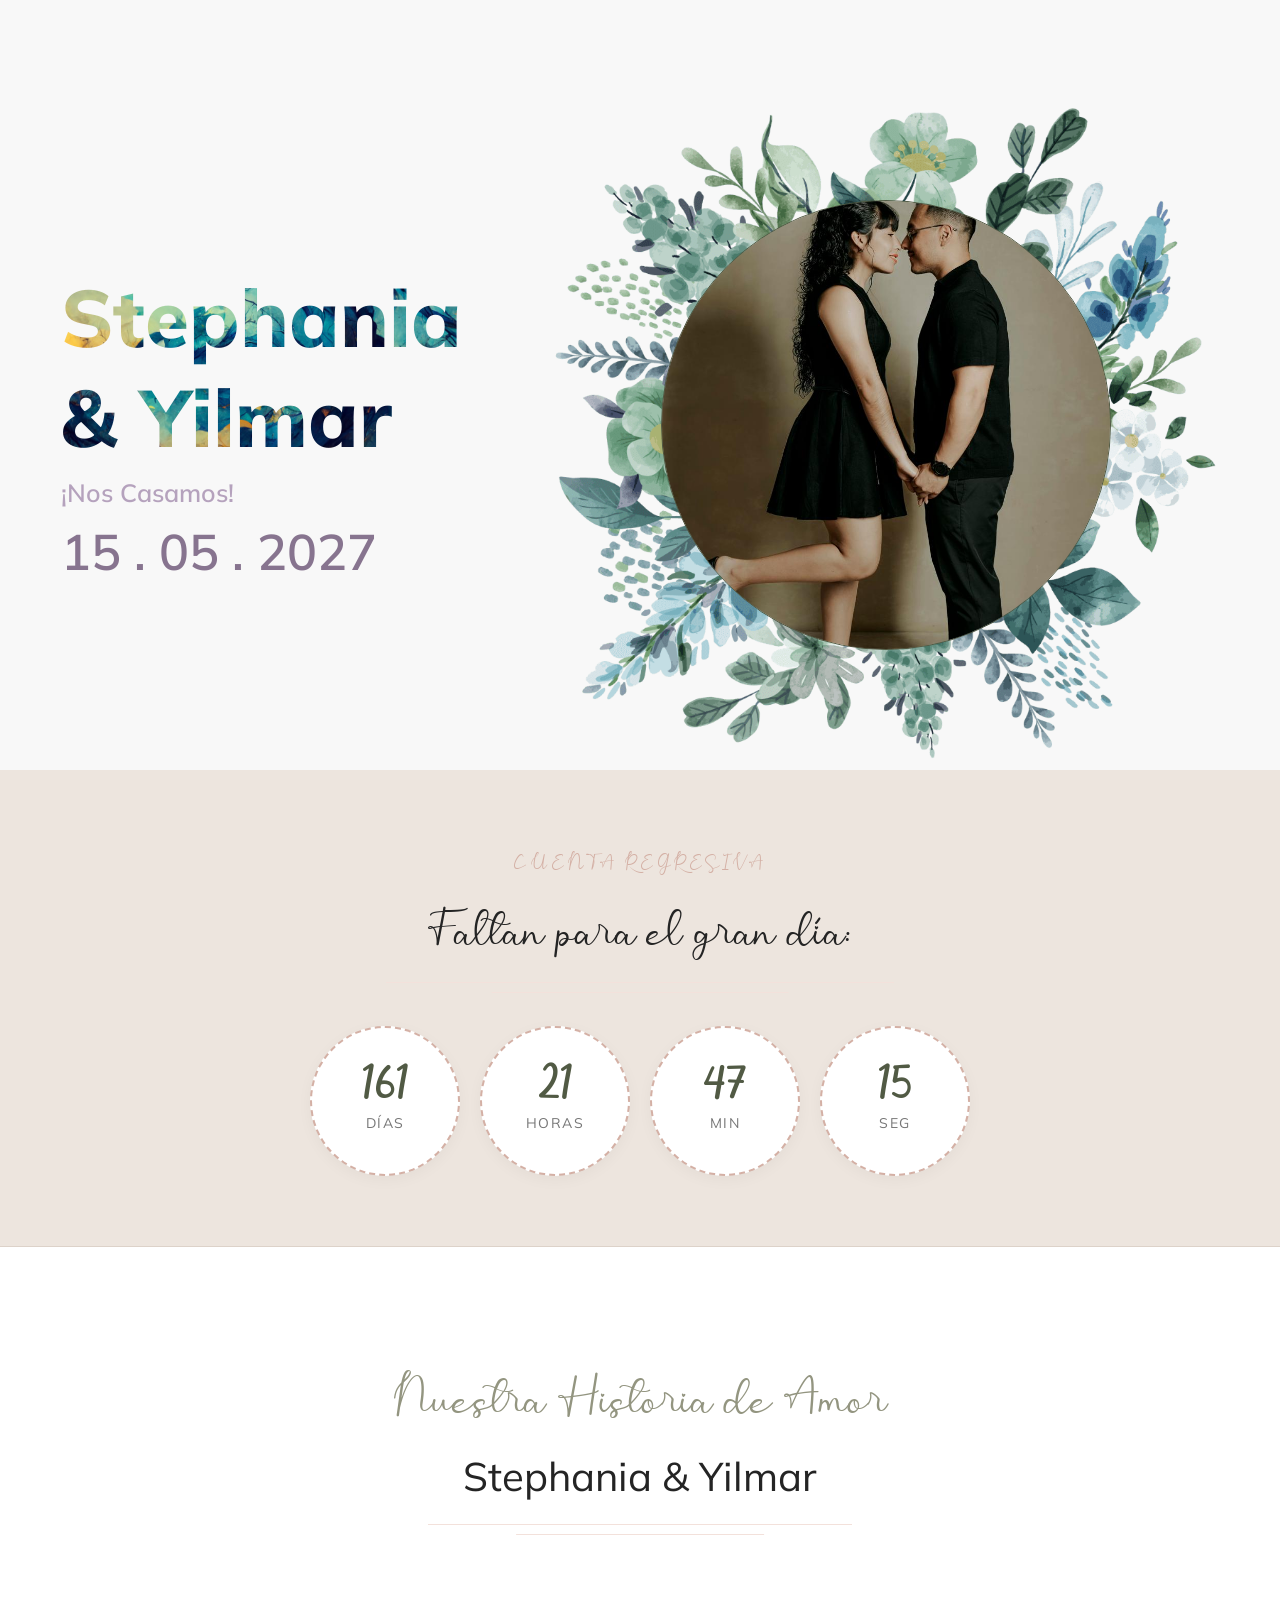
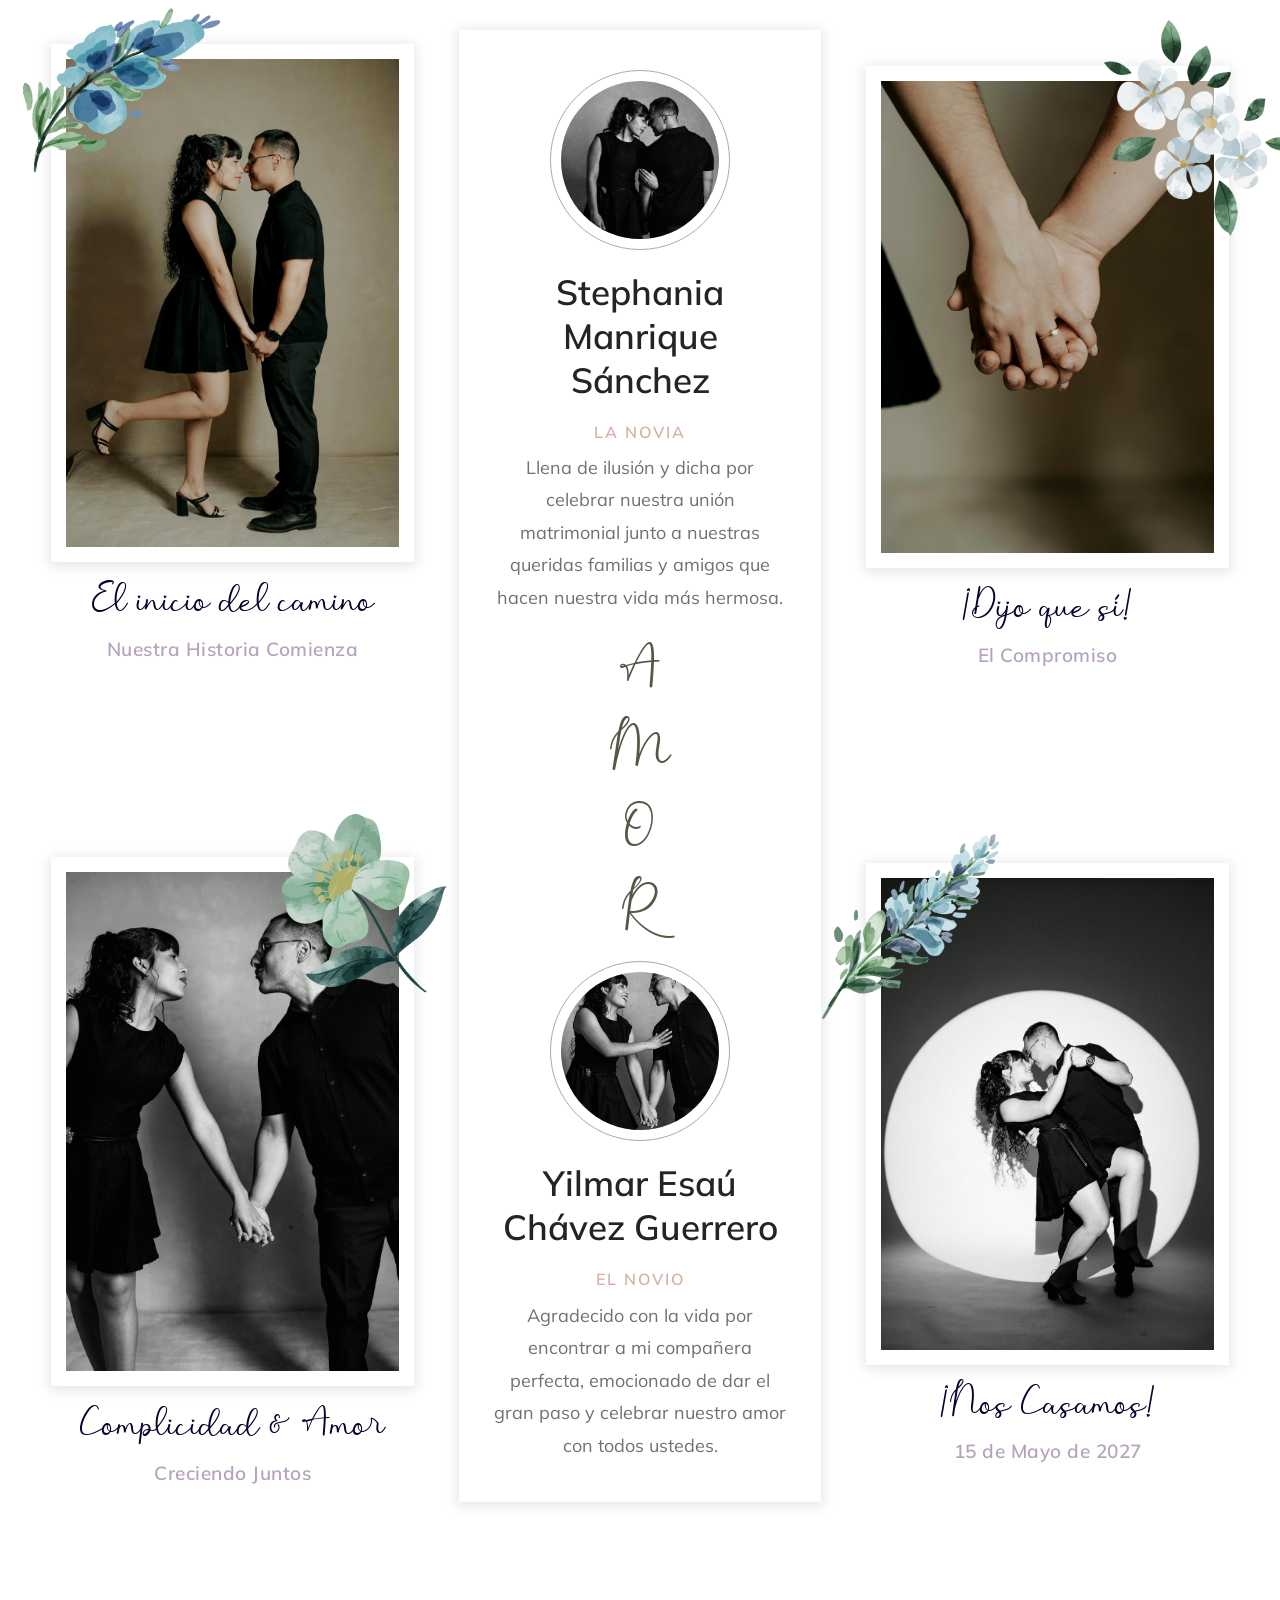
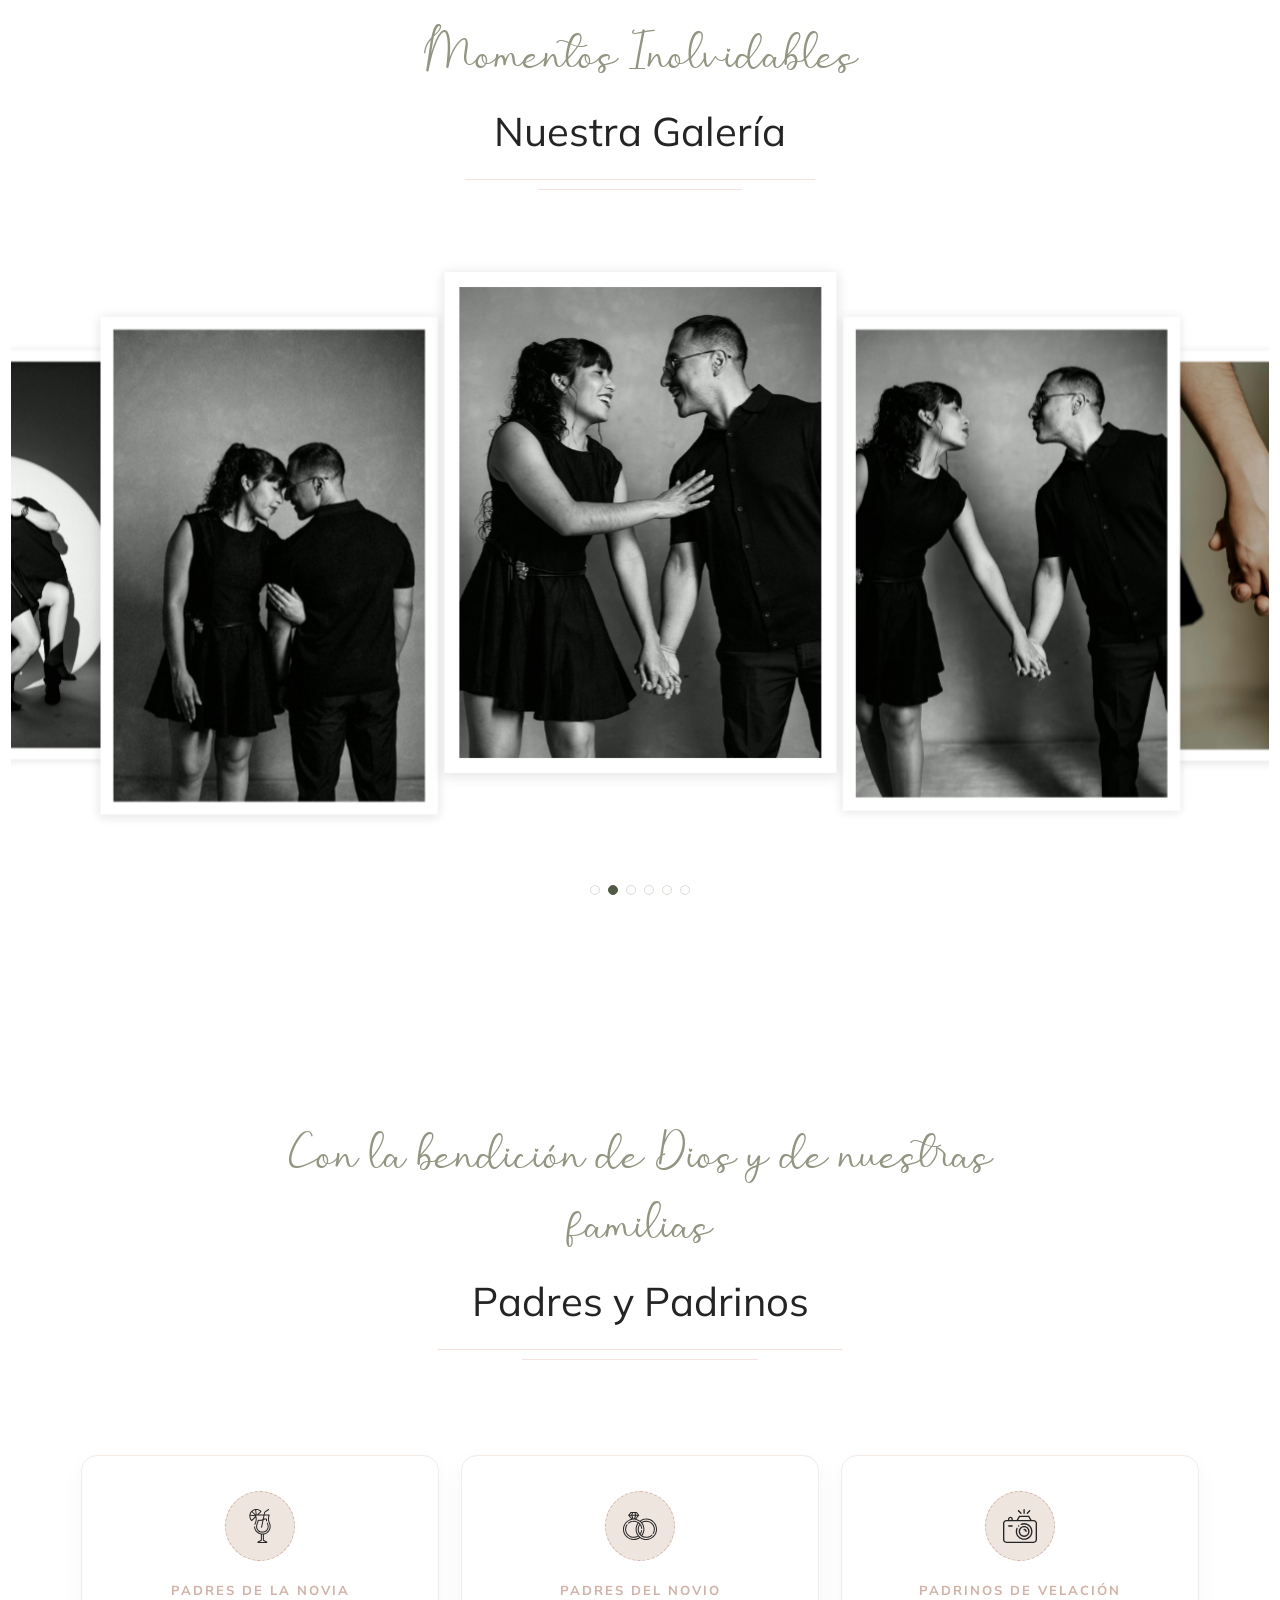
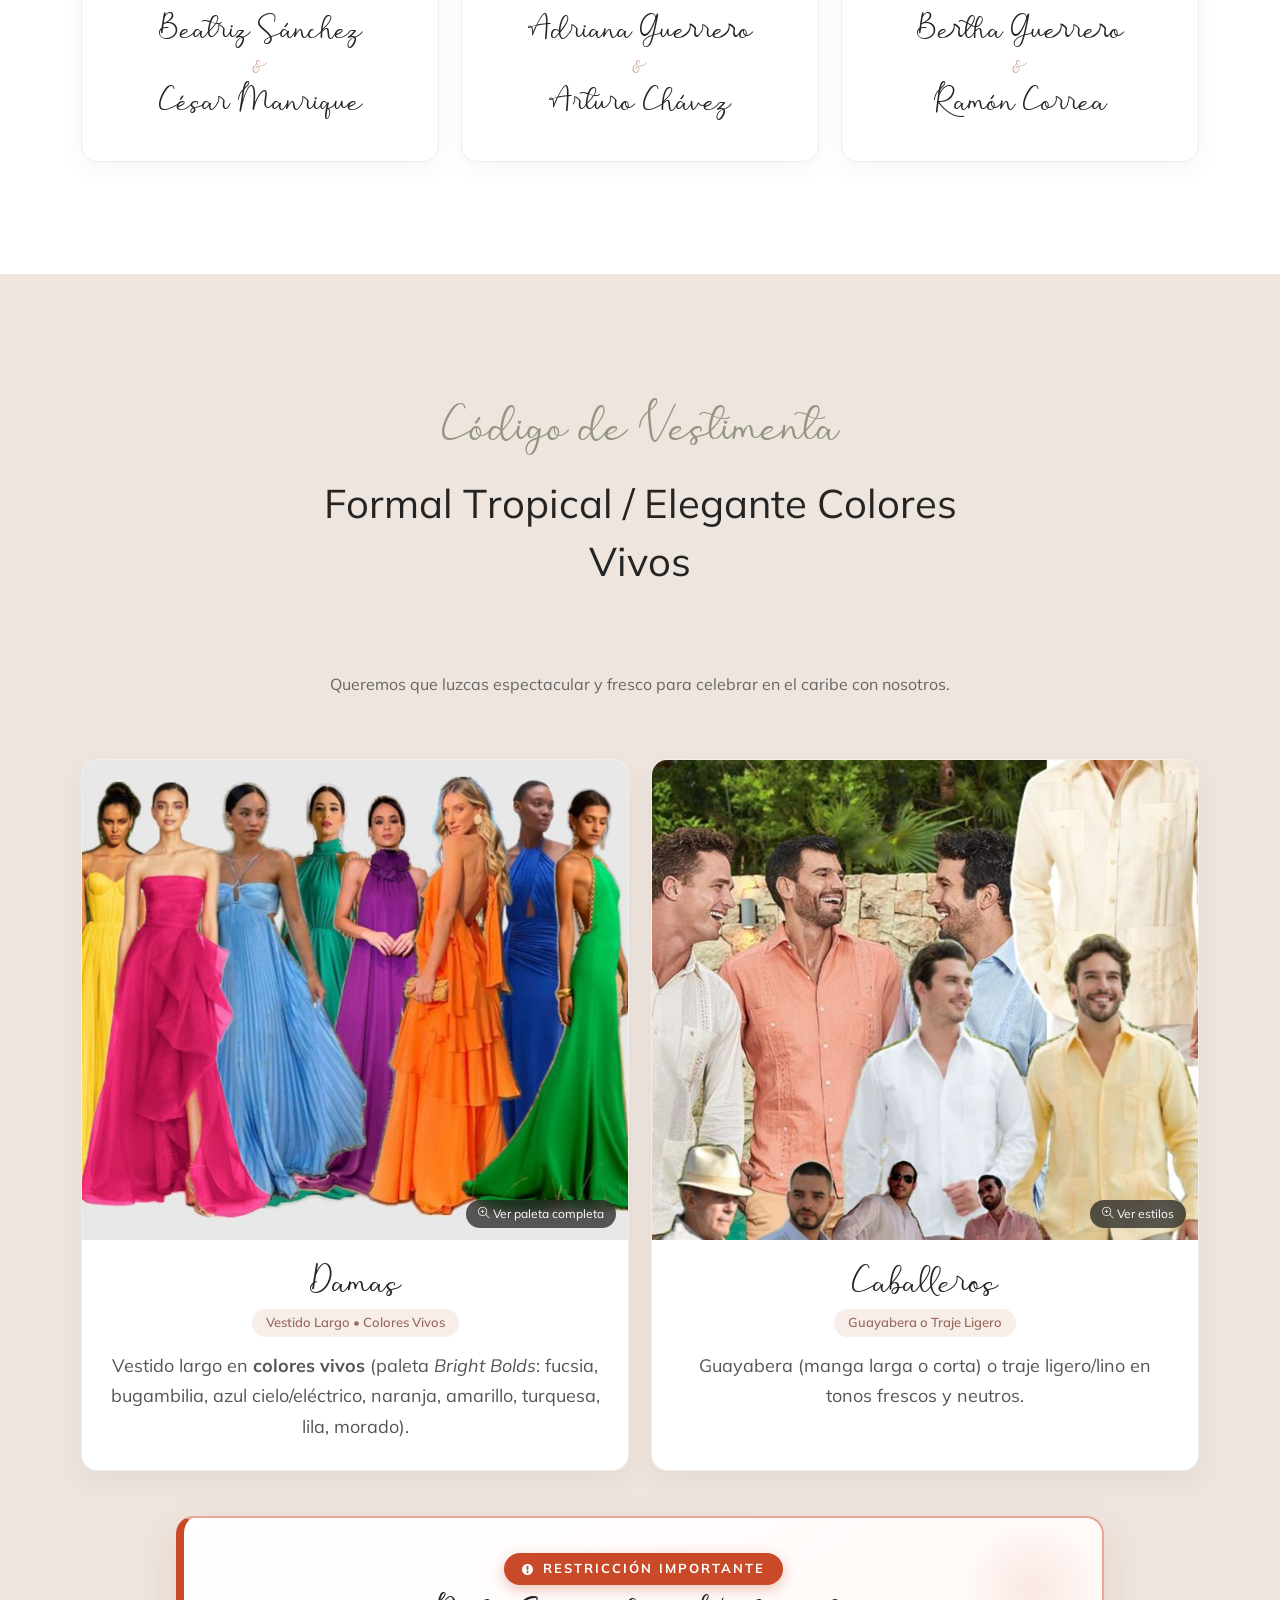
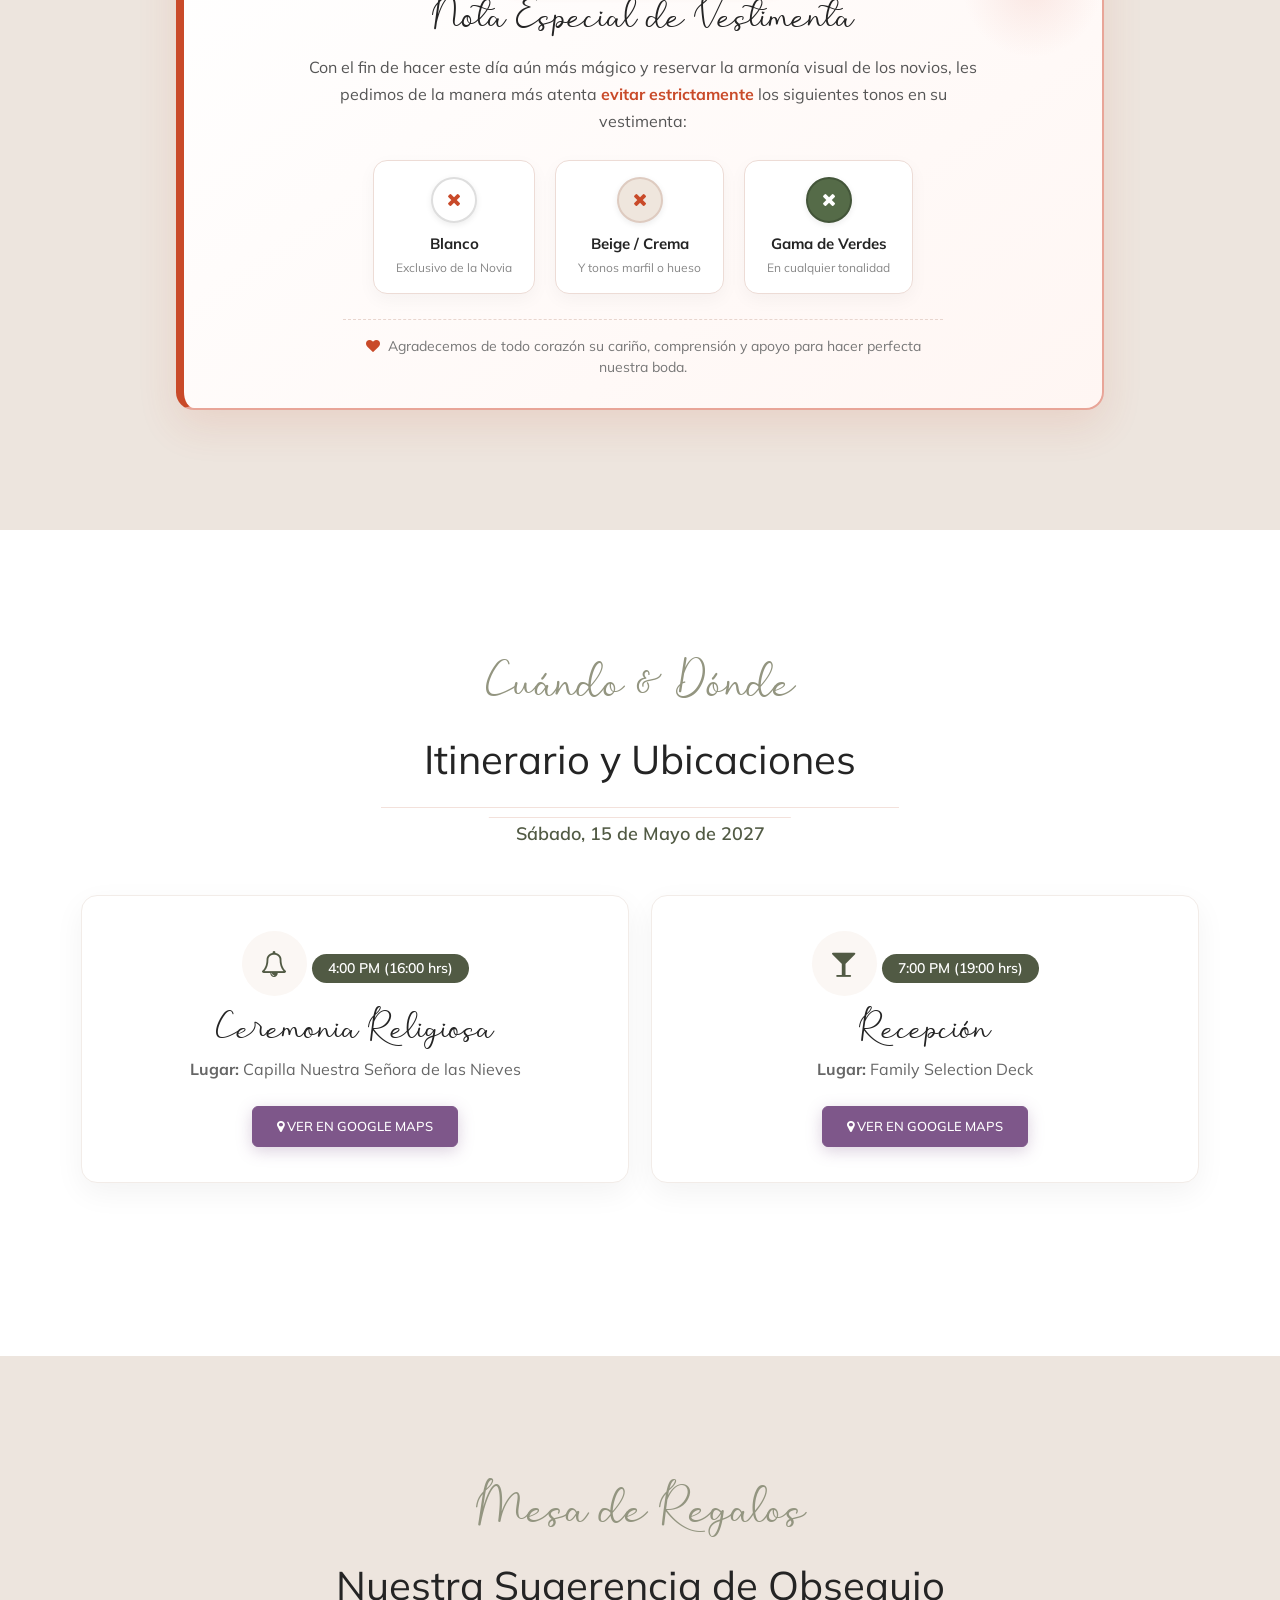
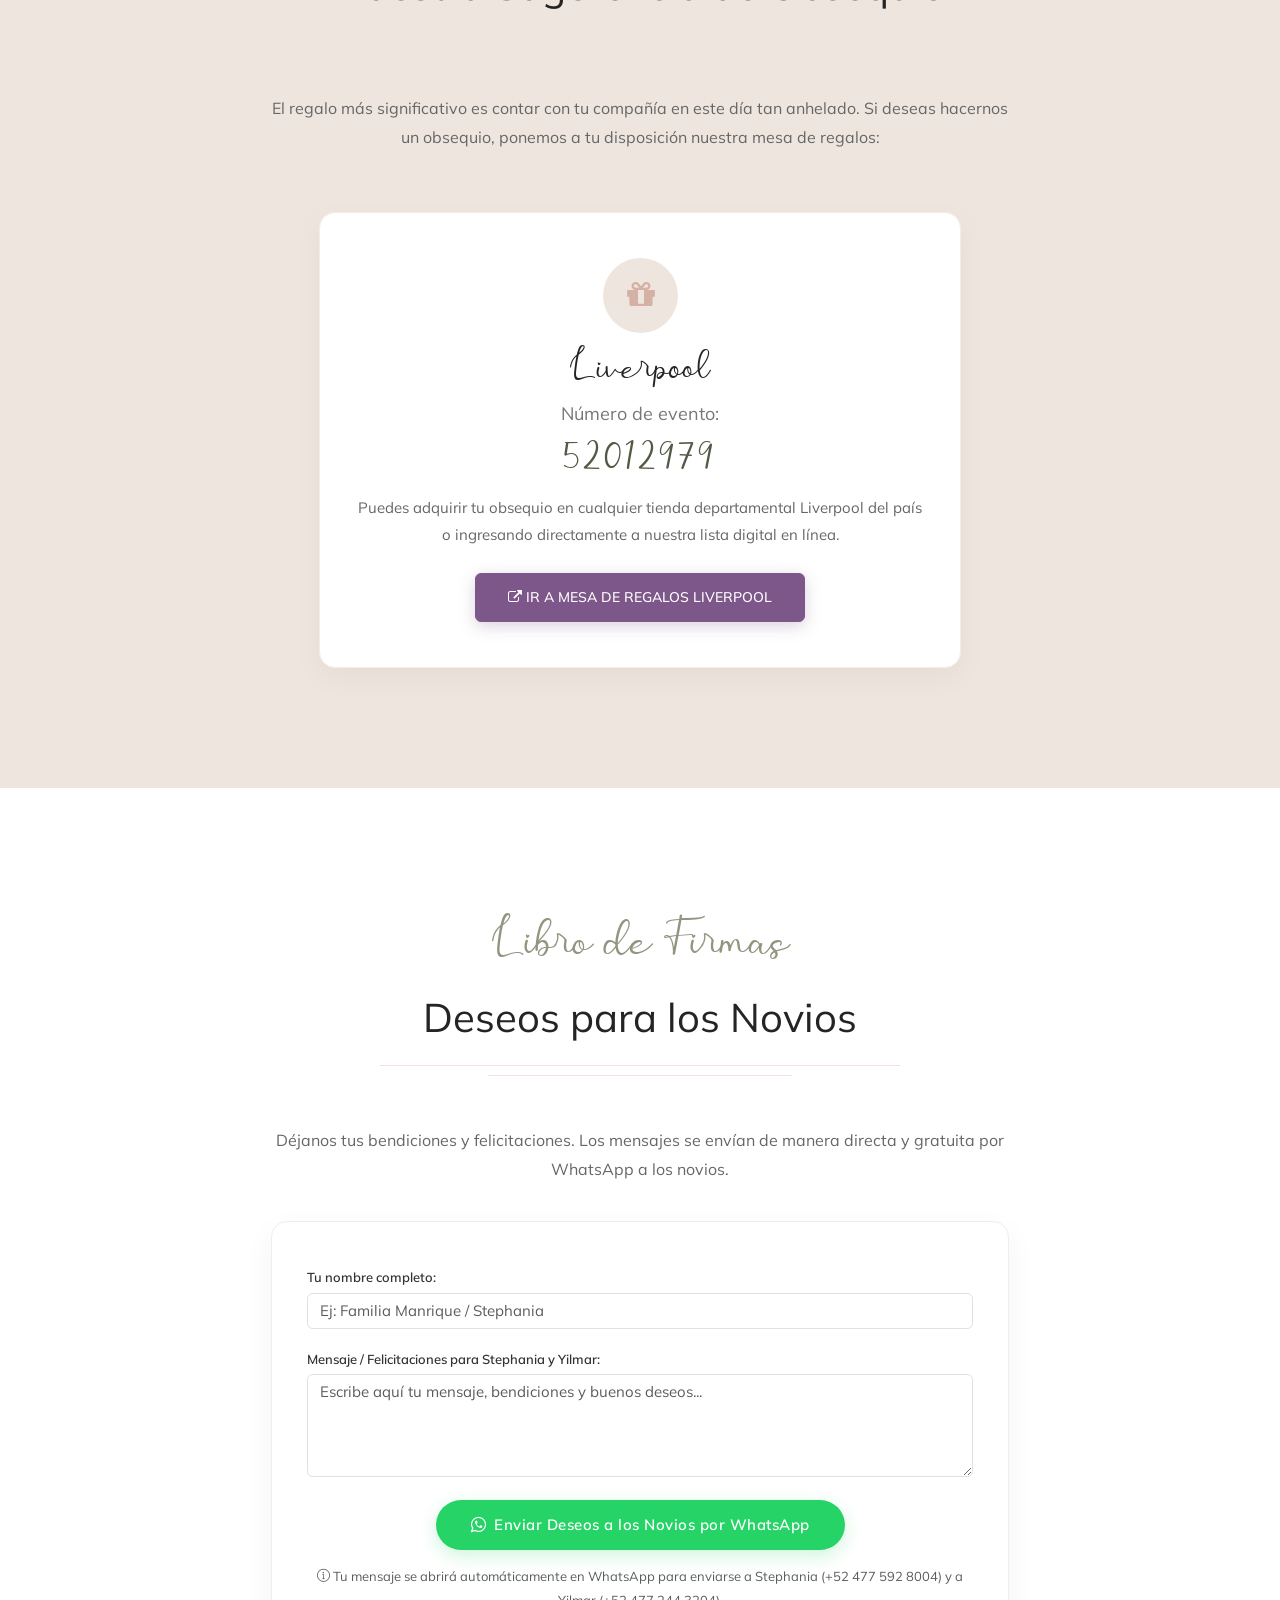
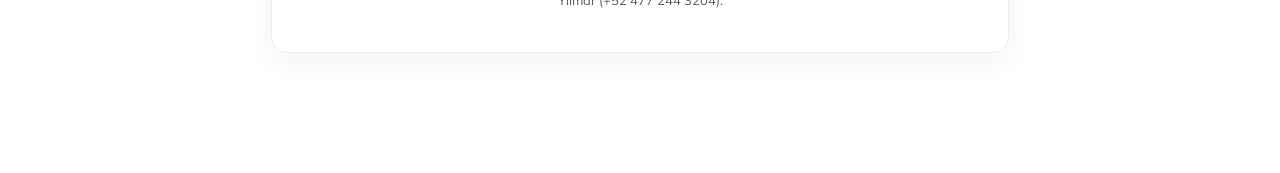
<file: index.html>
<!DOCTYPE html>
<html lang="es">

<head>
    <meta charset="utf-8">
    <meta http-equiv="X-UA-Compatible" content="IE=edge">
    <meta name="viewport" content="width=device-width, initial-scale=1">
    <meta name="author" content="Stephania & Yilmar">
    <meta name="description" content="Acompáñanos a celebrar la boda de Stephania Manrique Sánchez y Yilmar Esaú Chávez Guerrero el sábado 15 de Mayo de 2027.">
    <meta name="keywords" content="boda, Stephania y Yilmar, invitacion digital boda, boda cancun, wedding invitation">

    <!-- Open Graph / Redes Sociales -->
    <meta property="og:type" content="website">
    <meta property="og:title" content="Stephania & Yilmar | ¡Nos Casamos! - 15 de Mayo de 2027">
    <meta property="og:description" content="Acompáñanos a celebrar nuestra unión matrimonial el sábado 15 de Mayo de 2027 en la Capilla Nuestra Señora de las Nieves y Family Selection Deck.">
    <meta property="og:image" content="assets/novios/stephania-yilmar-perfil.jpeg">
    <meta property="og:url" content="https://stephaniayyilmar.com">

    <!-- Twitter Card -->
    <meta name="twitter:card" content="summary_large_image">
    <meta name="twitter:title" content="Stephania & Yilmar | ¡Nos Casamos!">
    <meta name="twitter:description" content="Nuestra Boda - Sábado 15 de Mayo de 2027.">
    <meta name="twitter:image" content="assets/novios/stephania-yilmar-perfil.jpeg">

    <link rel="shortcut icon" type="image/png" href="assets/images/favicon.png">
    <title>Stephania & Yilmar | ¡Nos Casamos! - 15 de Mayo de 2027</title>

    <!-- Hojas de estilo del tema -->
    <link href="assets/css/themify-icons.css" rel="stylesheet">
    <link href="assets/css/font-awesome.min.css" rel="stylesheet">
    <link href="assets/css/flaticon.css" rel="stylesheet">
    <link href="assets/css/bootstrap.min.css" rel="stylesheet">
    <link href="assets/css/animate.css" rel="stylesheet">
    <link href="assets/css/owl.carousel.css" rel="stylesheet">
    <link href="assets/css/owl.theme.css" rel="stylesheet">
    <link href="assets/css/slick.css" rel="stylesheet">
    <link href="assets/css/slick-theme.css" rel="stylesheet">
    <link href="assets/css/swiper.min.css" rel="stylesheet">
    <link href="assets/css/nice-select.css" rel="stylesheet">
    <link href="assets/css/owl.transitions.css" rel="stylesheet">
    <link href="assets/css/magnific-popup.css" rel="stylesheet">
    <link href="assets/css/jquery.fancybox.css" rel="stylesheet">
    <link href="assets/css/odometer-theme-default.css" rel="stylesheet">
    <link href="assets/css/jquery-ui.css" rel="stylesheet">
    <link href="assets/sass/style.css" rel="stylesheet">

    <!-- Estilos específicos y complementarios del evento -->
    <style>
        html {
            scroll-behavior: smooth;
        }

        .navbar-brand-text {
            font-family: 'monallesia', serif;
            font-size: 36px;
            color: #242424;
            letter-spacing: 1px;
            text-decoration: none;
            display: inline-block;
        }

        .navbar-brand-text span {
            color: #D4B0A5;
        }

        /* Sección Cuenta Regresiva */
        .wpo-wedding-date-dedicated {
            background: #EDE5DE;
            padding: 60px 0 70px;
            border-bottom: 1px solid #ddd2c9;
        }

        .wpo-wedding-date-dedicated .wedding-date-wrap #clock {
            display: flex;
            justify-content: center;
            gap: 20px;
            flex-wrap: wrap;
        }

        .wpo-wedding-date-dedicated .box {
            width: 150px;
            height: 150px;
            background: #ffffff;
            border-radius: 50%;
            display: flex;
            align-items: center;
            justify-content: center;
            text-align: center;
            position: relative;
            box-shadow: 0 4px 15px rgba(0, 0, 0, 0.04);
            border: 2px dashed #D4B0A5;
        }

        .wpo-wedding-date-dedicated .box .time {
            font-family: 'monallesia', serif;
            font-size: 40px;
            color: #515A44;
            line-height: 1;
            font-weight: 700;
        }

        .wpo-wedding-date-dedicated .box span {
            display: block;
            font-size: 14px;
            color: #777777;
            text-transform: uppercase;
            letter-spacing: 1.5px;
            margin-top: 5px;
        }

        /* Dress Code Cards */
        .dresscode-card {
            background: #ffffff;
            border-radius: 16px;
            overflow: hidden;
            box-shadow: 0 10px 30px rgba(0, 0, 0, 0.05);
            transition: all 0.3s ease;
            height: 100%;
            border: 1px solid #f3ece7;
        }

        .dresscode-card:hover {
            transform: translateY(-6px);
            box-shadow: 0 15px 35px rgba(0, 0, 0, 0.08);
        }

        .dresscode-img-holder {
            position: relative;
            overflow: hidden;
            height: 480px;
            background: #fbf9f8;
        }

        .dresscode-img-holder img {
            width: 100%;
            height: 100%;
            object-fit: cover;
            object-position: top center;
            transition: transform 0.5s ease;
        }

        .dresscode-card:hover .dresscode-img-holder img {
            transform: scale(1.04);
        }

        .dresscode-zoom-hint {
            position: absolute;
            bottom: 12px;
            right: 12px;
            background: rgba(36, 36, 36, 0.75);
            color: #ffffff;
            padding: 5px 12px;
            border-radius: 20px;
            font-size: 12px;
            backdrop-filter: blur(4px);
        }

        .dresscode-body {
            padding: 28px 25px;
            text-align: center;
        }

        .dresscode-body h3 {
            font-family: 'monallesia', serif;
            font-size: 26px;
            color: #242424;
            margin-bottom: 8px;
        }

        .dresscode-body .badge-tag {
            display: inline-block;
            background: #f8eee9;
            color: #9c6c5e;
            font-size: 13px;
            padding: 4px 14px;
            border-radius: 20px;
            margin-bottom: 14px;
            font-weight: 600;
        }

        .dresscode-body p {
            color: #555555;
            font-size: 18px;
            line-height: 1.7;
            margin-bottom: 0;
            font-weight: 400;
        }

        /* Aumento de tamaño para couple-text span */
        .couple-text span,
        .wpo-couple-section-s3 .couple-item .couple-text span {
            font-size: 19px !important;
            font-weight: 600 !important;
            display: inline-block;
            letter-spacing: 0.5px;
            margin-top: 4px;
        }

        .couple-middle .couple-text span {
            font-size: 16px !important;
            letter-spacing: 2px !important;
        }

        /* Diseño Destacado para Restricción de Código de Vestimenta */
        .dresscode-alert {
            background: linear-gradient(145deg, #ffffff 0%, #fff6f3 100%);
            border: 2px solid #E8A598;
            border-left: 8px solid #C94A29;
            border-radius: 18px;
            padding: 35px 35px 30px;
            text-align: center;
            margin-top: 45px;
            box-shadow: 0 16px 40px rgba(201, 74, 41, 0.12);
            position: relative;
            overflow: hidden;
        }

        .dresscode-alert::before {
            content: '';
            position: absolute;
            top: 0;
            right: 0;
            width: 140px;
            height: 140px;
            background: radial-gradient(circle, rgba(232, 165, 152, 0.22) 0%, transparent 70%);
            pointer-events: none;
        }

        .dresscode-alert-header {
            margin-bottom: 18px;
        }

        .dresscode-alert-header .alert-badge {
            display: inline-flex;
            align-items: center;
            gap: 8px;
            background: #C94A29;
            color: #ffffff;
            font-size: 13px;
            font-weight: 700;
            letter-spacing: 2px;
            text-transform: uppercase;
            padding: 6px 18px;
            border-radius: 30px;
            box-shadow: 0 4px 14px rgba(201, 74, 41, 0.32);
            margin-bottom: 12px;
        }

        .dresscode-alert-header h4 {
            font-family: 'monallesia', serif;
            font-size: 28px;
            color: #242424;
            margin-bottom: 0;
            margin-top: 5px;
        }

        .dresscode-alert-text {
            color: #555555;
            font-size: 16px;
            line-height: 1.7;
            max-width: 680px;
            margin: 0 auto 25px;
        }

        .dresscode-alert-text strong {
            color: #C94A29;
            font-weight: 700;
        }

        .forbidden-colors-grid {
            display: flex;
            justify-content: center;
            gap: 20px;
            flex-wrap: wrap;
            margin-bottom: 25px;
        }

        .color-chip {
            background: #ffffff;
            border: 1px solid #eddcd6;
            border-radius: 14px;
            padding: 16px 22px;
            min-width: 160px;
            box-shadow: 0 6px 18px rgba(0, 0, 0, 0.04);
            display: flex;
            flex-direction: column;
            align-items: center;
            transition: transform 0.3s ease, box-shadow 0.3s ease;
        }

        .color-chip:hover {
            transform: translateY(-4px);
            box-shadow: 0 10px 24px rgba(201, 74, 41, 0.15);
        }

        .color-swatch {
            width: 46px;
            height: 46px;
            border-radius: 50%;
            display: flex;
            align-items: center;
            justify-content: center;
            margin-bottom: 10px;
            font-size: 18px;
            position: relative;
            box-shadow: 0 2px 6px rgba(0, 0, 0, 0.08);
        }

        .color-swatch.swatch-white {
            background: #FFFFFF;
            border: 2px solid #dedede;
            color: #C94A29;
        }

        .color-swatch.swatch-beige {
            background: #EFE6DD;
            border: 2px solid #decbc0;
            color: #C94A29;
        }

        .color-swatch.swatch-green {
            background: #556B48;
            border: 2px solid #435539;
            color: #FFFFFF;
        }

        .color-chip .color-name {
            font-weight: 700;
            color: #242424;
            font-size: 15px;
            margin-bottom: 3px;
        }

        .color-chip .color-sub {
            font-size: 12px;
            color: #888888;
        }

        .dresscode-alert-footer {
            font-size: 14px;
            color: #777777;
            border-top: 1px dashed #e8d5ce;
            padding-top: 16px;
            max-width: 600px;
            margin: 0 auto;
        }

        .dresscode-alert-footer i {
            color: #C94A29;
            margin-right: 4px;
        }

        @media (max-width: 767px) {
            .dresscode-alert {
                padding: 26px 18px 22px;
                border-left-width: 6px;
            }
            .dresscode-alert-header h4 {
                font-size: 24px;
            }
            .forbidden-colors-grid {
                gap: 12px;
            }
            .color-chip {
                min-width: 130px;
                padding: 12px 10px;
                flex: 1 1 calc(33.333% - 12px);
            }
            .color-swatch {
                width: 38px;
                height: 38px;
                font-size: 15px;
            }
            .color-chip .color-name {
                font-size: 13px;
            }
            .color-chip .color-sub {
                font-size: 11px;
            }
        }

        /* Tarjetas de Padrinos y Padres */
        .family-honor-item {
            background: #ffffff;
            border-radius: 16px;
            padding: 35px 25px;
            text-align: center;
            box-shadow: 0 8px 25px rgba(0, 0, 0, 0.04);
            border: 1px solid #f2ebe6;
            height: 100%;
            transition: all 0.3s ease;
        }

        .family-honor-item:hover {
            transform: translateY(-5px);
            box-shadow: 0 12px 30px rgba(0, 0, 0, 0.08);
            border-color: #D4B0A5;
        }

        .family-honor-icon {
            width: 70px;
            height: 70px;
            background: #EDE5DE;
            border-radius: 50%;
            display: inline-flex;
            align-items: center;
            justify-content: center;
            margin-bottom: 20px;
            border: 1px dashed #D4B0A5;
        }

        .family-honor-icon img {
            width: 34px;
            height: 34px;
        }

        .family-honor-item .role-badge {
            font-size: 13px;
            text-transform: uppercase;
            letter-spacing: 2px;
            color: #D4B0A5;
            font-weight: 700;
            display: block;
            margin-bottom: 15px;
        }

        .family-honor-item h3 {
            font-family: 'monallesia', serif;
            font-size: 23px;
            color: #242424;
            margin-bottom: 8px;
            font-weight: 400;
            line-height: 1.3;
        }

        .family-honor-item .and-symbol {
            color: #D4B0A5;
            font-family: 'monallesia', serif;
            font-size: 20px;
            display: block;
            margin: 4px 0;
        }

        /* Ubicaciones e Itinerario Cards */
        .venue-card {
            background: #ffffff;
            border-radius: 16px;
            padding: 35px 30px;
            box-shadow: 0 10px 30px rgba(0, 0, 0, 0.05);
            border: 1px solid #f2ece8;
            margin-bottom: 30px;
            transition: all 0.3s ease;
            text-align: center;
        }

        .venue-card:hover {
            transform: translateY(-5px);
            border-color: #515A44;
        }

        .venue-icon {
            width: 65px;
            height: 65px;
            background: #fbf7f4;
            border-radius: 50%;
            display: inline-flex;
            align-items: center;
            justify-content: center;
            margin-bottom: 18px;
            color: #515A44;
            font-size: 26px;
        }

        .venue-card h3 {
            font-family: 'monallesia', serif;
            font-size: 26px;
            color: #242424;
            margin-bottom: 10px;
        }

        .venue-card .venue-time {
            display: inline-block;
            background: #515A44;
            color: #ffffff;
            padding: 4px 16px;
            border-radius: 20px;
            font-size: 14px;
            font-weight: 600;
            margin-bottom: 15px;
        }

        .venue-card p {
            color: #666666;
            font-size: 16px;
            margin-bottom: 22px;
        }

        /* Mesa de Regalos */
        .gift-card {
            background: #ffffff;
            border-radius: 16px;
            padding: 45px 35px;
            border: 1px solid #f3ece8;
            box-shadow: 0 10px 30px rgba(0, 0, 0, 0.04);
            text-align: center;
            transition: all 0.3s ease;
        }

        .gift-card:hover {
            transform: translateY(-5px);
            box-shadow: 0 14px 35px rgba(0, 0, 0, 0.08);
            border-color: #D4B0A5;
        }

        .gift-icon {
            width: 75px;
            height: 75px;
            background: #EDE5DE;
            border-radius: 50%;
            display: inline-flex;
            align-items: center;
            justify-content: center;
            font-size: 32px;
            color: #D4B0A5;
            margin-bottom: 20px;
        }

        .gift-card h3 {
            font-family: 'monallesia', serif;
            font-size: 28px;
            color: #242424;
            margin-bottom: 12px;
        }

        /* Botones del tema (tonalidad más visible derivada de #B5A2BD) */
        .theme-btn,
        .theme-btn-s3,
        .theme-btn-s4 {
            background-color: #7E578A !important;
            color: #ffffff !important;
            border: 1px solid #7E578A !important;
            box-shadow: 0 4px 16px rgba(126, 87, 138, 0.28);
            border-radius: 6px;
            transition: all 0.3s ease;
        }

        .theme-btn:hover,
        .theme-btn:focus,
        .theme-btn:active,
        .theme-btn-s3:hover,
        .theme-btn-s4:hover {
            background-color: #684174 !important;
            color: #ffffff !important;
            border-color: #684174 !important;
            box-shadow: 0 6px 20px rgba(104, 65, 116, 0.38);
            transform: translateY(-2px);
        }

        .theme-btn::after,
        .theme-btn-s3::after,
        .theme-btn-s4::after {
            border-color: #7E578A !important;
        }

        .theme-btn:hover::after,
        .theme-btn-s3:hover::after,
        .theme-btn-s4:hover::after {
            border-color: #684174 !important;
        }

        .back-to-top {
            border-color: #7E578A !important;
            color: #7E578A !important;
        }

        .back-to-top:hover {
            background-color: #7E578A !important;
            color: #ffffff !important;
        }

        /* Botón WhatsApp */
        .btn-whatsapp {
            background: #25D366;
            color: #ffffff !important;
            border: none;
            padding: 13px 22px;
            border-radius: 30px;
            font-size: 14px;
            font-weight: 600;
            letter-spacing: 0.5px;
            display: inline-flex;
            align-items: center;
            justify-content: center;
            gap: 8px;
            transition: all 0.3s ease;
            box-shadow: 0 6px 18px rgba(37, 211, 102, 0.22);
            cursor: pointer;
            text-decoration: none !important;
        }

        .btn-whatsapp:hover {
            background: #1EBE5D;
            transform: translateY(-2px);
            box-shadow: 0 8px 22px rgba(37, 211, 102, 0.32);
        }

        .btn-whatsapp i {
            font-size: 18px;
        }

        /* Reproductor de Música Flotante (Cristian Castro - Azul) */
        .music-controller-wrap {
            position: fixed;
            bottom: 25px;
            left: 25px;
            z-index: 99999;
            display: flex;
            align-items: center;
            gap: 12px;
        }

        .music-player-btn {
            width: 50px;
            height: 50px;
            border-radius: 50%;
            background: #D4B0A5;
            color: #ffffff;
            border: 2px solid #ffffff;
            box-shadow: 0 6px 20px rgba(0, 0, 0, 0.18);
            display: flex;
            align-items: center;
            justify-content: center;
            cursor: pointer;
            transition: all 0.3s ease;
            outline: none;
            padding: 0;
        }

        .music-player-btn:hover {
            background: #c59f93;
            transform: scale(1.08);
        }

        .music-player-btn.is-playing {
            background: #D4B0A5;
            animation: musicPulse 2.2s infinite ease-in-out;
        }

        .music-player-btn.is-playing #music-icon {
            animation: musicSpin 5s linear infinite;
        }

        .music-player-btn.is-paused {
            background: #555555;
            box-shadow: 0 4px 15px rgba(0, 0, 0, 0.2);
            opacity: 0.9;
        }

        .music-player-btn i {
            font-size: 18px;
            display: inline-block;
        }

        @keyframes musicSpin {
            from { transform: rotate(0deg); }
            to { transform: rotate(360deg); }
        }

        @keyframes musicPulse {
            0% { box-shadow: 0 0 0 0 rgba(212, 176, 165, 0.7); }
            70% { box-shadow: 0 0 0 14px rgba(212, 176, 165, 0); }
            100% { box-shadow: 0 0 0 0 rgba(212, 176, 165, 0); }
        }

        .music-player-toast {
            background: rgba(36, 36, 36, 0.88);
            color: #ffffff;
            padding: 7px 16px;
            border-radius: 20px;
            font-size: 13px;
            font-family: 'Jost', sans-serif;
            letter-spacing: 0.5px;
            backdrop-filter: blur(6px);
            box-shadow: 0 4px 15px rgba(0, 0, 0, 0.15);
            white-space: nowrap;
            opacity: 1;
            transition: opacity 0.5s ease, transform 0.5s ease;
            pointer-events: none;
        }

        .music-player-toast.fade-out {
            opacity: 0;
            transform: translateX(-10px);
        }

        @media (max-width: 576px) {
            .music-controller-wrap {
                bottom: 20px;
                left: 20px;
            }
            .music-player-btn {
                width: 44px;
                height: 44px;
            }
            .music-player-btn i {
                font-size: 16px;
            }
            .music-player-toast {
                font-size: 12px;
                padding: 6px 12px;
            }
        }
    </style>
</head>

<body>

    <!-- start page-wrapper -->
    <div class="page-wrap">
        <!-- start preloader -->
        <div class="preloader">
            <div class="vertical-centered-box">
                <div class="content">
                    <div class="loader-circle"></div>
                    <div class="loader-line-mask">
                        <div class="loader-line"></div>
                    </div>
                    <img src="assets/images/preloader.png" alt="Cargando...">
                </div>
            </div>
        </div>
        <!-- end preloader -->

        <!-- Start header (Oculto según requerimiento, no eliminado) -->
        <header id="header" style="display: none;">
            <div class="wpo-site-header wpo-header-style-2">
                <div class="container">
                    <div class="row align-items-center justify-content-center">
                        <div class="col-12 text-center py-4">
                            <div class="navbar-header d-inline-block">
                                <a class="navbar-brand-text" href="index.html">
                                    Stephania <span>&amp;</span> Yilmar
                                </a>
                            </div>
                        </div>
                    </div>
                </div>
            </div>
        </header>
        <!-- end of header -->

        <!-- start of hero (Diseño original de hero-text respetado) -->
        <section class="static-hero-s4">
            <div class="static-main-box">
                <div class="container-fluid">
                    <div class="static-inner-box">
                        <div class="row align-items-center">
                            <!-- Columna texto original -->
                            <div class="col col-xl-5 col-lg-5 col-md-5 col-12">
                                <div class="hero-text">
                                    <h2 class="wow fadeInLeftSlow" data-wow-duration="1200ms">Stephania &amp; Yilmar</h2>
                                    <div class="wow fadeInLeftSlow" data-wow-duration="1400ms">
                                        <span>¡Nos Casamos!</span>
                                    </div>
                                    <p class="wow fadeInLeftSlow" data-wow-duration="1600ms">15 . 05 . 2027</p>
                                </div>
                            </div>
                            <!-- Columna imagen: stephania-yilmar-perfil.jpeg -->
                            <div class="col col-xl-7 col-lg-7 col-md-7 col-12">
                                <div class="wpo-static-hero-img">
                                    <div class="wpo-static-hero-ineer-img">
                                        <img src="assets/novios/stephania-yilmar-perfil.jpeg" alt="Stephania &amp; Yilmar" style="width: 100%; height: 100%; object-fit: cover;">
                                    </div>
                                    <div class="back-flower">
                                        <img src="assets/images/slider/back-flower.png" alt="" class="wow zoomIn" data-wow-duration="1200ms">
                                    </div>
                                </div>
                            </div>
                        </div>
                    </div>
                </div>
            </div>
        </section>
        <!-- end of hero slider -->

        <!-- start cuenta regresiva section -->
        <section class="wpo-wedding-date-dedicated">
            <div class="container">
                <div class="row justify-content-center text-center mb-4">
                    <div class="col-lg-8">
                        <div class="wpo-section-title" style="margin-bottom: 20px;">
                            <h4 style="color: #D4B0A5; text-transform: uppercase; letter-spacing: 3px; font-size: 14px; margin-bottom: 5px;">Cuenta Regresiva</h4>
                            <h2 style="font-family: 'monallesia', serif; font-size: 34px; color: #242424; margin: 0;">Faltan para el gran día:</h2>
                        </div>
                    </div>
                </div>
                <div class="wedding-date-wrap">
                    <div id="clock"></div>
                </div>
            </div>
        </section>
        <!-- end cuenta regresiva section -->

        <!-- start wpo-couple-section (Nuestra Historia) -->
        <section class="wpo-couple-section-s3 section-padding" id="historia">
            <div class="container-fluid">
                <div class="row justify-content-center mb-5 text-center">
                    <div class="col-lg-6">
                        <div class="wpo-section-title">
                            <h4 class="poort-text poort-in-right">Nuestra Historia de Amor</h4>
                            <h2 class="poort-text poort-in-right">Stephania &amp; Yilmar</h2>
                        </div>
                    </div>
                </div>

                <div class="row gx-5 align-items-center">
                    <!-- Columna Izquierda: Momentos -->
                    <div class="col-lg-4 col-md-6 order-lg-1 order-1">
                        <div class="couple-left">
                            <div class="couple-item wow fadeInLeftSlow" data-wow-duration="1200ms">
                                <div class="couple-img">
                                    <img src="assets/novios/stephania-yilmar-perfil.jpeg" alt="El día que nos conocimos">
                                    <div class="l-shape"><img src="assets/images/couple/l-shape-1.png" alt=""></div>
                                </div>
                                <div class="couple-text">
                                    <h2>El inicio del camino</h2>
                                    <span>Nuestra Historia Comienza</span>
                                </div>
                            </div>
                            <div class="couple-item wow fadeInLeftSlow" data-wow-duration="1400ms">
                                <div class="couple-img">
                                    <img src="assets/novios/stephania-yilmar-bn-mirada.jpeg" alt="Complicidad y amor">
                                    <div class="l-shape"><img src="assets/images/couple/l-shape-2.png" alt=""></div>
                                </div>
                                <div class="couple-text">
                                    <h2>Complicidad &amp; Amor</h2>
                                    <span>Creciendo Juntos</span>
                                </div>
                            </div>
                        </div>
                    </div>

                    <!-- Columna Central: Novia y Novio -->
                    <div class="col-lg-4 col-md-12 order-lg-2 order-3">
                        <div class="couple-middle">
                            <!-- La Novia -->
                            <div class="couple-middle-item">
                                <div class="couple-img" style="border-radius: 50%; overflow: hidden; width: 180px; height: 180px; margin: 0 auto 20px;">
                                    <img src="assets/novios/stephania-yilmar-frente.jpeg" alt="Stephania Manrique Sánchez" style="width: 100%; height: 100%; object-fit: cover;">
                                </div>
                                <div class="couple-text">
                                    <h3>Stephania Manrique Sánchez</h3>
                                    <span style="color: #D4B0A5; font-weight: 600; text-transform: uppercase; font-size: 16px; letter-spacing: 2px;">La Novia</span>
                                    <p class="mt-2">Llena de ilusión y dicha por celebrar nuestra unión matrimonial junto a nuestras queridas familias y amigos que hacen nuestra vida más hermosa.</p>
                                </div>
                            </div>

                            <div class="couple-middle-love-text">
                                <h2 class="poort-text poort-in-up">Amor</h2>
                            </div>

                            <!-- El Novio -->
                            <div class="couple-middle-item">
                                <div class="couple-img" style="border-radius: 50%; overflow: hidden; width: 180px; height: 180px; margin: 0 auto 20px;">
                                    <img src="assets/novios/stephania-yilmar-riendo.jpeg" alt="Yilmar Esaú Chávez Guerrero" style="width: 100%; height: 100%; object-fit: cover;">
                                </div>
                                <div class="couple-text">
                                    <h3>Yilmar Esaú Chávez Guerrero</h3>
                                    <span style="color: #D4B0A5; font-weight: 600; text-transform: uppercase; font-size: 16px; letter-spacing: 2px;">El Novio</span>
                                    <p class="mt-2">Agradecido con la vida por encontrar a mi compañera perfecta, emocionado de dar el gran paso y celebrar nuestro amor con todos ustedes.</p>
                                </div>
                            </div>
                        </div>
                    </div>

                    <!-- Columna Derecha: Momentos -->
                    <div class="col-lg-4 col-md-6 order-lg-3 order-2">
                        <div class="couple-right">
                            <div class="couple-item wow fadeInRightSlow" data-wow-duration="1200ms">
                                <div class="couple-img">
                                    <img src="assets/novios/anillo-compromiso.jpeg" alt="¡Dijo que sí!">
                                    <div class="l-shape"><img src="assets/images/couple/l-shape-3.png" alt=""></div>
                                </div>
                                <div class="couple-text">
                                    <h2>¡Dijo que sí!</h2>
                                    <span>El Compromiso</span>
                                </div>
                            </div>
                            <div class="couple-item wow fadeInRightSlow" data-wow-duration="1400ms">
                                <div class="couple-img">
                                    <img src="assets/novios/stephania-yilmar-baile.jpeg" alt="Nuestra Boda">
                                    <div class="l-shape"><img src="assets/images/couple/l-shape-4.png" alt=""></div>
                                </div>
                                <div class="couple-text">
                                    <h2>¡Nos Casamos!</h2>
                                    <span>15 de Mayo de 2027</span>
                                </div>
                            </div>
                        </div>
                    </div>
                </div>
            </div> <!-- end container -->
        </section>
        <!-- end wpo-couple-section -->

        <!-- start of wpo-portfolio-section (Galería de Fotos) -->
        <section class="wpo-portfolio-section-s3" id="galeria">
            <div class="container">
                <div class="row justify-content-center text-center mb-4">
                    <div class="col-lg-8">
                        <div class="wpo-section-title">
                            <h4 class="poort-text poort-in-right">Momentos Inolvidables</h4>
                            <h2 class="poort-text poort-in-right">Nuestra Galería</h2>
                        </div>
                    </div>
                </div>
            </div>
            <div class="container-fluid">
                <div class="row">
                    <div class="col-sm-12">
                        <div class="swiper-container swiper-main">
                            <div class="swiper-wrapper">
                                <!-- Foto 1: Baile -->
                                <div class="swiper-slide grid">
                                    <div class="img-holder wow fadeInUp" data-wow-duration="1400ms">
                                        <a href="assets/novios/stephania-yilmar-baile.jpeg" class="fancybox" data-fancybox-group="gall-1">
                                            <img src="assets/novios/stephania-yilmar-baile.jpeg" alt="Stephania y Yilmar" class="img img-responsive">
                                            <div class="hover-content">
                                                <i class="ti-plus"></i>
                                            </div>
                                        </a>
                                    </div>
                                </div>
                                <!-- Foto 2: Frente -->
                                <div class="swiper-slide grid">
                                    <div class="img-holder wow fadeInUp" data-wow-duration="1400ms">
                                        <a href="assets/novios/stephania-yilmar-frente.jpeg" class="fancybox" data-fancybox-group="gall-1">
                                            <img src="assets/novios/stephania-yilmar-frente.jpeg" alt="Stephania y Yilmar juntos" class="img img-responsive">
                                            <div class="hover-content">
                                                <i class="ti-plus"></i>
                                            </div>
                                        </a>
                                    </div>
                                </div>
                                <!-- Foto 3: Riendo -->
                                <div class="swiper-slide grid">
                                    <div class="img-holder wow fadeInUp" data-wow-duration="1400ms">
                                        <a href="assets/novios/stephania-yilmar-riendo.jpeg" class="fancybox" data-fancybox-group="gall-1">
                                            <img src="assets/novios/stephania-yilmar-riendo.jpeg" alt="Felicidad" class="img img-responsive">
                                            <div class="hover-content">
                                                <i class="ti-plus"></i>
                                            </div>
                                        </a>
                                    </div>
                                </div>
                                <!-- Foto 4: Mirada -->
                                <div class="swiper-slide grid">
                                    <div class="img-holder wow fadeInUp" data-wow-duration="1400ms">
                                        <a href="assets/novios/stephania-yilmar-bn-mirada.jpeg" class="fancybox" data-fancybox-group="gall-1">
                                            <img src="assets/novios/stephania-yilmar-bn-mirada.jpeg" alt="Miradas de amor" class="img img-responsive">
                                            <div class="hover-content">
                                                <i class="ti-plus"></i>
                                            </div>
                                        </a>
                                    </div>
                                </div>
                                <!-- Foto 5: Anillo -->
                                <div class="swiper-slide grid">
                                    <div class="img-holder wow fadeInUp" data-wow-duration="1400ms">
                                        <a href="assets/novios/anillo-compromiso.jpeg" class="fancybox" data-fancybox-group="gall-1">
                                            <img src="assets/novios/anillo-compromiso.jpeg" alt="Anillo de compromiso" class="img img-responsive">
                                            <div class="hover-content">
                                                <i class="ti-plus"></i>
                                            </div>
                                        </a>
                                    </div>
                                </div>
                                <!-- Foto 6: Perfil -->
                                <div class="swiper-slide grid">
                                    <div class="img-holder wow fadeInUp" data-wow-duration="1400ms">
                                        <a href="assets/novios/stephania-yilmar-perfil.jpeg" class="fancybox" data-fancybox-group="gall-1">
                                            <img src="assets/novios/stephania-yilmar-perfil.jpeg" alt="Stephania y Yilmar perfil" class="img img-responsive">
                                            <div class="hover-content">
                                                <i class="ti-plus"></i>
                                            </div>
                                        </a>
                                    </div>
                                </div>
                            </div>
                            <div class="swiper-pagination"></div>
                        </div>
                    </div>
                </div>
            </div>
        </section>
        <!-- end of wpo-portfolio-section -->

        <!-- start wpo-team-section (Padres y Padrinos) -->
        <section class="wpo-team-section section-padding" id="corte-honor">
            <div class="container">
                <div class="row justify-content-center text-center mb-5">
                    <div class="col-lg-8">
                        <div class="wpo-section-title">
                            <h4 class="poort-text poort-in-right">Con la bendición de Dios y de nuestras familias</h4>
                            <h2 class="poort-text poort-in-right">Padres y Padrinos</h2>
                        </div>
                    </div>
                </div>
                <div class="row justify-content-center">
                    <!-- 1. Padres de la Novia -->
                    <div class="col-lg-4 col-md-6 col-12 mb-4">
                        <div class="family-honor-item wow fadeInUp" data-wow-duration="1200ms">
                            <div class="family-honor-icon">
                                <img src="assets/images/icon/1.svg" alt="Padres de la Novia">
                            </div>
                            <span class="role-badge">Padres de la Novia</span>
                            <h3>Beatriz Sánchez</h3>
                            <span class="and-symbol">&amp;</span>
                            <h3>César Manrique</h3>
                        </div>
                    </div>

                    <!-- 2. Padres del Novio -->
                    <div class="col-lg-4 col-md-6 col-12 mb-4">
                        <div class="family-honor-item wow fadeInUp" data-wow-duration="1400ms">
                            <div class="family-honor-icon">
                                <img src="assets/images/icon/2.svg" alt="Padres del Novio">
                            </div>
                            <span class="role-badge">Padres del Novio</span>
                            <h3>Adriana Guerrero</h3>
                            <span class="and-symbol">&amp;</span>
                            <h3>Arturo Chávez</h3>
                        </div>
                    </div>

                    <!-- 3. Padrinos de Velación -->
                    <div class="col-lg-4 col-md-6 col-12 mb-4">
                        <div class="family-honor-item wow fadeInUp" data-wow-duration="1600ms">
                            <div class="family-honor-icon">
                                <img src="assets/images/icon/3.svg" alt="Padrinos de Velación">
                            </div>
                            <span class="role-badge">Padrinos de Velación</span>
                            <h3>Bertha Guerrero</h3>
                            <span class="and-symbol">&amp;</span>
                            <h3>Ramón Correa</h3>
                        </div>
                    </div>
                </div>
            </div> <!-- end container -->
        </section>
        <!-- end wpo-team-section -->

        <!-- start Código de Vestimenta Section -->
        <section class="section-padding" id="dresscode" style="background-color: #EDE5DE;">
            <div class="container">
                <div class="row justify-content-center text-center mb-5">
                    <div class="col-lg-8">
                        <div class="wpo-section-title">
                            <h4 class="poort-text poort-in-right">Código de Vestimenta</h4>
                            <h2 class="poort-text poort-in-right">Formal Tropical / Elegante Colores Vivos</h2>
                        </div>
                        <p style="color: #666; font-size: 16px;">Queremos que luzcas espectacular y fresco para celebrar en el caribe con nosotros.</p>
                    </div>
                </div>

                <div class="row g-4 justify-content-center">
                    <!-- Damas -->
                    <div class="col-lg-6 col-md-10">
                        <div class="dresscode-card wow fadeInLeftSlow" data-wow-duration="1200ms">
                            <div class="dresscode-img-holder">
                                <a href="assets/novios/dresscode-damas.jpeg" class="fancybox" data-fancybox-group="dresscode" title="Código de Vestimenta Damas - Paleta Bright Bolds">
                                    <img src="assets/novios/dresscode-damas.jpeg" alt="Código de vestimenta damas">
                                    <span class="dresscode-zoom-hint"><i class="ti-zoom-in"></i> Ver paleta completa</span>
                                </a>
                            </div>
                            <div class="dresscode-body">
                                <h3>Damas</h3>
                                <span class="badge-tag">Vestido Largo • Colores Vivos</span>
                                <p>Vestido largo en <strong>colores vivos</strong> (paleta <em>Bright Bolds</em>: fucsia, bugambilia, azul cielo/eléctrico, naranja, amarillo, turquesa, lila, morado).</p>
                            </div>
                        </div>
                    </div>

                    <!-- Caballeros -->
                    <div class="col-lg-6 col-md-10">
                        <div class="dresscode-card wow fadeInRightSlow" data-wow-duration="1200ms">
                            <div class="dresscode-img-holder">
                                <a href="assets/novios/dresscode-caballeros.jpeg" class="fancybox" data-fancybox-group="dresscode" title="Código de Vestimenta Caballeros - Guayabera o traje fresco">
                                    <img src="assets/novios/dresscode-caballeros.jpeg" alt="Código de vestimenta caballeros">
                                    <span class="dresscode-zoom-hint"><i class="ti-zoom-in"></i> Ver estilos</span>
                                </a>
                            </div>
                            <div class="dresscode-body">
                                <h3>Caballeros</h3>
                                <span class="badge-tag">Guayabera o Traje Ligero</span>
                                <p>Guayabera (manga larga o corta) o traje ligero/lino en tonos frescos y neutros.</p>
                            </div>
                        </div>
                    </div>
                </div>

                <!-- Restricción Importante -->
                <div class="row justify-content-center">
                    <div class="col-lg-10">
                        <div class="dresscode-alert wow fadeInUp" data-wow-duration="1400ms">
                            <div class="dresscode-alert-header">
                                <span class="alert-badge"><i class="fa fa-exclamation-circle"></i> RESTRICCIÓN IMPORTANTE</span>
                                <h4>Nota Especial de Vestimenta</h4>
                            </div>
                            <p class="dresscode-alert-text">
                                Con el fin de hacer este día aún más mágico y reservar la armonía visual de los novios, les pedimos de la manera más atenta <strong>evitar estrictamente</strong> los siguientes tonos en su vestimenta:
                            </p>
                            <div class="forbidden-colors-grid">
                                <div class="color-chip">
                                    <span class="color-swatch swatch-white"><i class="fa fa-times"></i></span>
                                    <span class="color-name">Blanco</span>
                                    <span class="color-sub">Exclusivo de la Novia</span>
                                </div>
                                <div class="color-chip">
                                    <span class="color-swatch swatch-beige"><i class="fa fa-times"></i></span>
                                    <span class="color-name">Beige / Crema</span>
                                    <span class="color-sub">Y tonos marfil o hueso</span>
                                </div>
                                <div class="color-chip">
                                    <span class="color-swatch swatch-green"><i class="fa fa-times"></i></span>
                                    <span class="color-name">Gama de Verdes</span>
                                    <span class="color-sub">En cualquier tonalidad</span>
                                </div>
                            </div>
                            <div class="dresscode-alert-footer">
                                <i class="fa fa-heart"></i> Agradecemos de todo corazón su cariño, comprensión y apoyo para hacer perfecta nuestra boda.
                            </div>
                        </div>
                    </div>
                </div>
            </div>
        </section>
        <!-- end Código de Vestimenta Section -->

        <!-- start wpo-event-section (Itinerario y Ubicaciones) -->
        <section class="wpo-event-section-s2 section-padding" id="itinerario">
            <div class="container">
                <div class="wpo-section-title text-center mb-5">
                    <h4 class="poort-text poort-in-right">Cuándo &amp; Dónde</h4>
                    <h2 class="poort-text poort-in-right">Itinerario y Ubicaciones</h2>
                    <p style="font-size: 18px; color: #515A44; font-weight: 600; margin-top: 10px;">Sábado, 15 de Mayo de 2027</p>
                </div>

                <!-- Tarjetas de Lugares Principales -->
                <div class="row justify-content-center mb-0">
                    <!-- Ceremonia Religiosa -->
                    <div class="col-lg-6 col-md-6 col-12 mb-4">
                        <div class="venue-card wow fadeInUp" data-wow-duration="1200ms">
                            <div class="venue-icon">
                                <i class="fa fa-bell-o"></i>
                            </div>
                            <span class="venue-time">4:00 PM (16:00 hrs)</span>
                            <h3>Ceremonia Religiosa</h3>
                            <p><strong>Lugar:</strong> Capilla Nuestra Señora de las Nieves</p>
                            <a href="https://maps.app.goo.gl/3zSw2B9R9Ukxkj978" target="_blank" rel="noopener noreferrer" class="theme-btn" style="padding: 10px 24px; font-size: 13px;">
                                <i class="fa fa-map-marker"></i> Ver en Google Maps
                            </a>
                        </div>
                    </div>

                    <!-- Recepción -->
                    <div class="col-lg-6 col-md-6 col-12 mb-4">
                        <div class="venue-card wow fadeInUp" data-wow-duration="1400ms">
                            <div class="venue-icon">
                                <i class="fa fa-glass"></i>
                            </div>
                            <span class="venue-time">7:00 PM (19:00 hrs)</span>
                            <h3>Recepción</h3>
                            <p><strong>Lugar:</strong> Family Selection Deck</p>
                            <a href="https://maps.app.goo.gl/eeXPLC3fwvgJU8tf8" target="_blank" rel="noopener noreferrer" class="theme-btn" style="padding: 10px 24px; font-size: 13px;">
                                <i class="fa fa-map-marker"></i> Ver en Google Maps
                            </a>
                        </div>
                    </div>
                </div>


            </div> <!-- end container -->
        </section>
        <!-- end wpo-event-section -->

        <!-- start Mesa de Regalos Section (Exclusivo Liverpool) -->
        <section class="section-padding" id="regalos" style="background-color: #EDE5DE;">
            <div class="container">
                <div class="row justify-content-center text-center mb-5">
                    <div class="col-lg-8">
                        <div class="wpo-section-title">
                            <h4 class="poort-text poort-in-right">Mesa de Regalos</h4>
                            <h2 class="poort-text poort-in-right">Nuestra Sugerencia de Obsequio</h2>
                        </div>
                        <p style="color: #666; font-size: 16px;">El regalo más significativo es contar con tu compañía en este día tan anhelado. Si deseas hacernos un obsequio, ponemos a tu disposición nuestra mesa de regalos:</p>
                    </div>
                </div>

                <div class="row justify-content-center">
                    <!-- Liverpool -->
                    <div class="col-lg-7 col-md-9 col-12">
                        <div class="gift-card wow fadeInUp" data-wow-duration="1200ms">
                            <div class="gift-icon">
                                <i class="fa fa-gift"></i>
                            </div>
                            <h3>Liverpool</h3>
                            <p style="color: #777; margin-bottom: 8px;">Número de evento:</p>
                            <h4 style="font-family: 'monallesia', serif; font-size: 34px; color: #515A44; letter-spacing: 2px; margin-bottom: 15px;">52012979</h4>
                            <p style="font-size: 15px; color: #666; margin-bottom: 25px;">Puedes adquirir tu obsequio en cualquier tienda departamental Liverpool del país o ingresando directamente a nuestra lista digital en línea.</p>
                            <a href="https://mesaderegalos.liverpool.com.mx/milistaderegalos/52012979" target="_blank" rel="noopener noreferrer" class="theme-btn" style="padding: 13px 32px; font-size: 14px;">
                                <i class="fa fa-external-link"></i> Ir a Mesa de Regalos Liverpool
                            </a>
                        </div>
                    </div>
                </div>
            </div>
        </section>
        <!-- end Mesa de Regalos Section -->

        <!-- start Libro de Firmas / Deseos para los Novios (WhatsApp Gratuito a Stephania y Yilmar) -->
        <section class="section-padding" id="firmas">
            <div class="container">
                <div class="row justify-content-center">
                    <div class="col-lg-8 text-center mb-4">
                        <div class="wpo-section-title">
                            <h4 class="poort-text poort-in-right">Libro de Firmas</h4>
                            <h2 class="poort-text poort-in-right">Deseos para los Novios</h2>
                        </div>
                        <p style="color: #666; font-size: 16px;">Déjanos tus bendiciones y felicitaciones. Los mensajes se envían de manera directa y gratuita por WhatsApp a los novios.</p>
                    </div>
                </div>
                <div class="row justify-content-center">
                    <div class="col-lg-8">
                        <div style="background: #ffffff; padding: 40px 35px; border-radius: 16px; box-shadow: 0 10px 30px rgba(0,0,0,0.05); border: 1px solid #eee;">
                            <form id="wishes-form">
                                <div class="row">
                                    <div class="col-12 mb-3">
                                        <label for="wishes-name" style="font-size: 13px; font-weight: 600; color: #333; margin-bottom: 5px;">Tu nombre completo:</label>
                                        <input type="text" class="form-control" id="wishes-name" placeholder="Ej: Familia Manrique / Stephania" required>
                                    </div>
                                    <div class="col-12 mb-3">
                                        <label for="wishes-message" style="font-size: 13px; font-weight: 600; color: #333; margin-bottom: 5px;">Mensaje / Felicitaciones para Stephania y Yilmar:</label>
                                        <textarea class="form-control" id="wishes-message" rows="4" placeholder="Escribe aquí tu mensaje, bendiciones y buenos deseos..." required></textarea>
                                    </div>

                                    <!-- Botón de Envío Automático a Ambos Novios por WhatsApp -->
                                    <div class="col-12 text-center mt-2">
                                        <button type="submit" class="btn-whatsapp" id="btn-send-wishes" style="padding: 14px 35px; font-size: 15px;">
                                            <i class="fa fa-whatsapp"></i> Enviar Deseos a los Novios por WhatsApp
                                        </button>
                                        <p class="text-muted mt-3 mb-0" style="font-size: 13px;">
                                            <i class="ti-info-alt"></i> Tu mensaje se abrirá automáticamente en WhatsApp para enviarse a Stephania (+52 477 592 8004) y a Yilmar (+52 477 244 3204).
                                        </p>
                                    </div>
                                </div>
                                <div id="wishes-success" style="display:none; color: #2e6930; font-weight: 600; margin-top: 20px;" class="text-center">
                                    <p class="mb-2"><i class="fa fa-check-circle"></i> ¡Muchas gracias por tus hermosos deseos y bendiciones!</p>
                                    <p class="text-muted" style="font-size: 13px; font-weight: normal;">
                                        Si alguna conversación no se abrió automáticamente, pulsa aquí para enviarla:<br>
                                        <a href="#" id="link-stephania-direct" target="_blank" class="btn btn-sm btn-outline-success mx-1 mt-2" style="border-radius: 20px; font-size: 12px; padding: 6px 14px;"><i class="fa fa-whatsapp"></i> WhatsApp Stephania</a>
                                        <a href="#" id="link-yilmar-direct" target="_blank" class="btn btn-sm btn-outline-success mx-1 mt-2" style="border-radius: 20px; font-size: 12px; padding: 6px 14px;"><i class="fa fa-whatsapp"></i> WhatsApp Yilmar</a>
                                    </p>
                                </div>
                            </form>
                        </div>
                    </div>
                </div>
            </div>
        </section>
        <!-- end Libro de Firmas -->

        <!-- start of wpo-site-footer-section (Oculto según requerimiento) -->
        <footer class="wpo-site-footer-s2" style="display: none;">
            <div class="wpo-upper-footer">
                <div class="container">
                    <div class="row align-items-center justify-content-center text-center">
                        <div class="col col-xl-8 col-lg-10 col-12">
                            <div class="widget about-widget">
                                <div class="logo widget-title">
                                    <a class="navbar-brand-text" href="index.html" style="font-size: 36px;">
                                        Stephania <span>&amp;</span> Yilmar
                                    </a>
                                </div>
                                <p style="font-size: 16px; margin-top: 12px; color: #666;">
                                    "El amor no se mira con los ojos, sino con el alma."<br>
                                    ¡Gracias por acompañarnos a escribir el capítulo más hermoso de nuestras vidas!
                                </p>
                                <div style="margin-top: 18px; color: #515A44; font-weight: 600; font-size: 15px; letter-spacing: 1px;">
                                    Sábado, 15 de Mayo de 2027 • Cancún / Playa del Carmen
                                </div>
                                <div style="margin-top: 10px; font-size: 14px; color: #888;">
                                    Capilla Nuestra Señora de las Nieves (4:00 PM) • Family Selection Deck (7:00 PM)
                                </div>
                            </div>
                        </div>
                    </div>
                </div> <!-- end container -->
            </div>
            <div class="wpo-lower-footer">
                <div class="container">
                    <div class="row">
                        <div class="col col-xs-12 text-center">
                            <p class="copyright">
                                &copy; 2027 <strong>Stephania Manrique Sánchez &amp; Yilmar Esaú Chávez Guerrero</strong>. Todos los derechos reservados.
                            </p>
                        </div>
                    </div>
                </div>
            </div>
        </footer>
        <!-- end of wpo-site-footer-section -->

        <!-- Reproductor de Música de Fondo (Cristian Castro - Azul Original) con autoplay, loop y botones ocultos -->
        <audio id="bg-audio" preload="auto" loop playsinline>
            <source src="assets/audio/cristian-castro-azul.mp3" type="audio/mpeg">
            <source src="assets/audio/cristian-castro-azul-original.m4a" type="audio/mp4">
        </audio>

    </div>
    <!-- end of page-wrapper -->

    <!-- All JavaScript files
    ================================================== -->
    <script src="assets/js/jquery.min.js"></script>
    <script src="assets/js/bootstrap.bundle.min.js"></script>
    <!-- Plugins for this template -->
    <script src="assets/js/modernizr.custom.js"></script>
    <script src="assets/js/jquery-plugin-collection.js"></script>
    <script src="assets/js/3d-swiper.js"></script>
    <script src="assets/js/gsap-active.js"></script>
    <!-- Custom script for this template -->
    <script src="assets/js/script.js"></script>
</body>

</html>
</file>
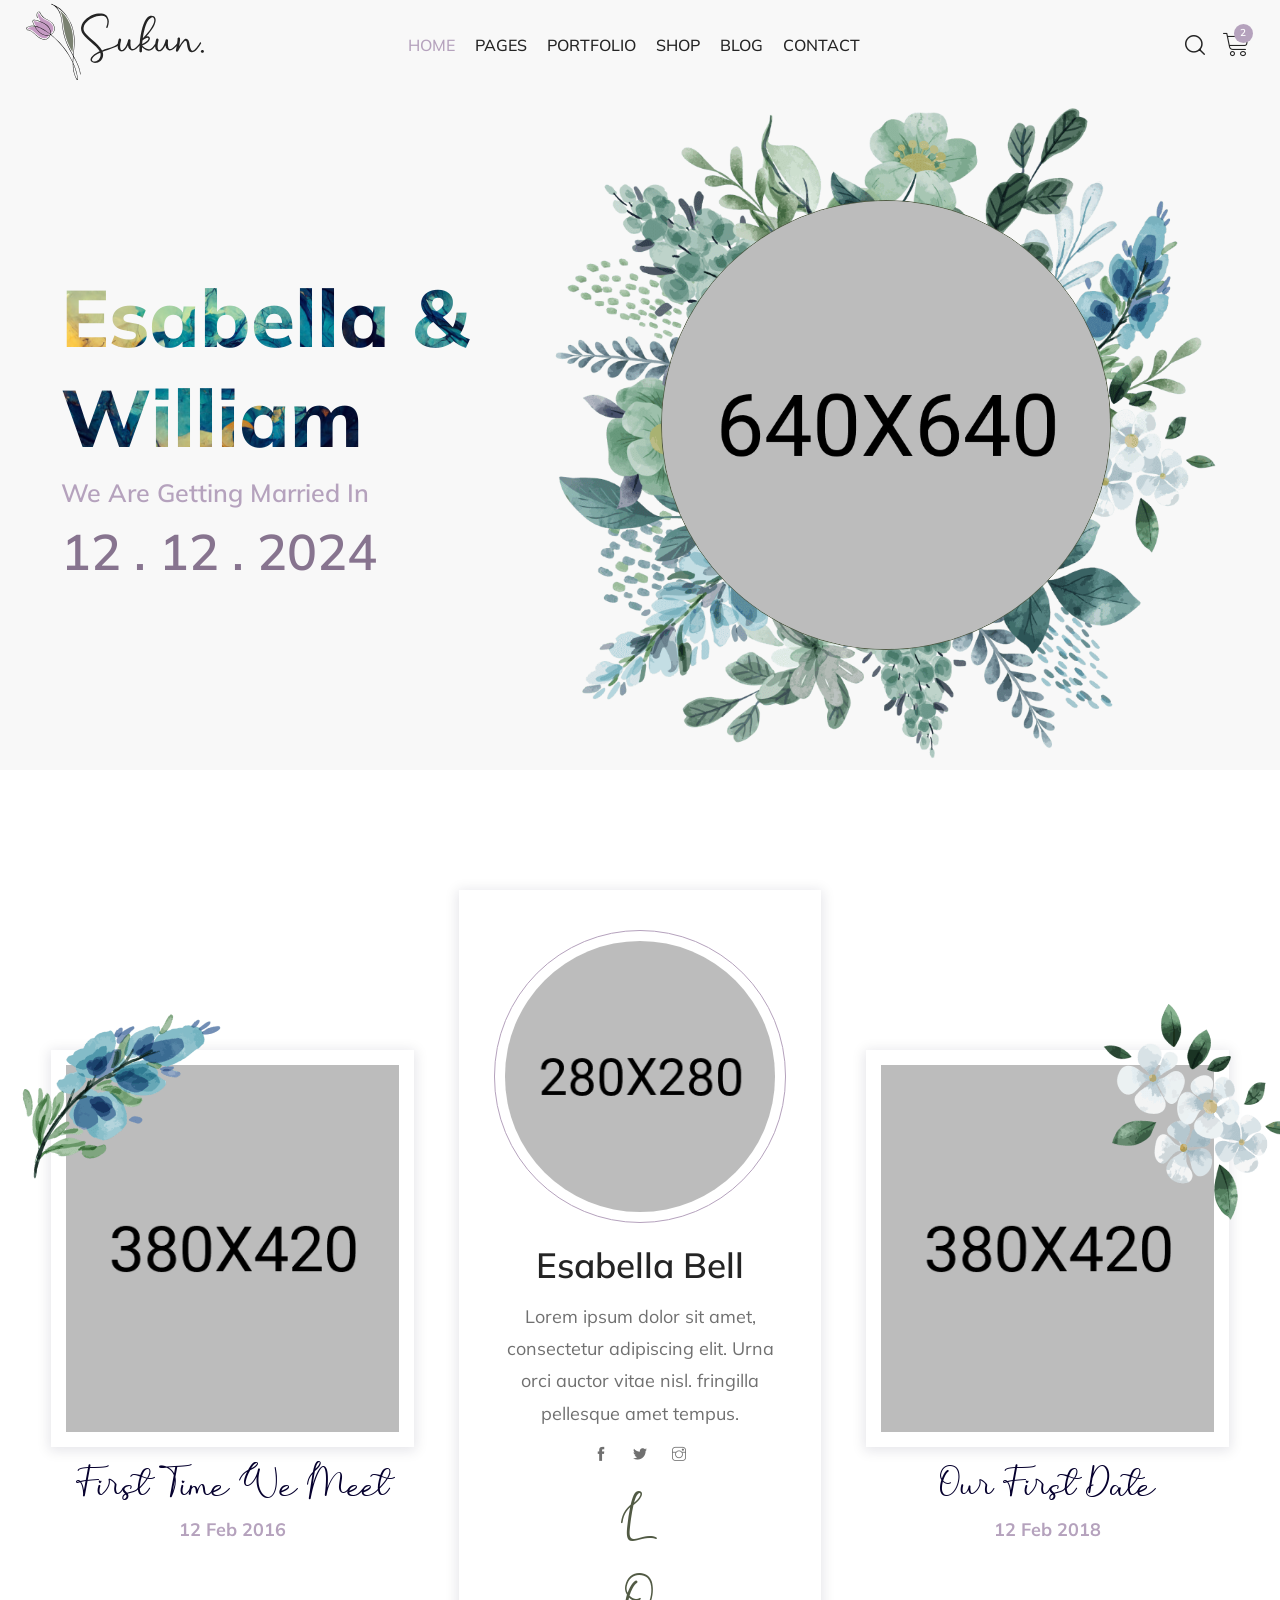
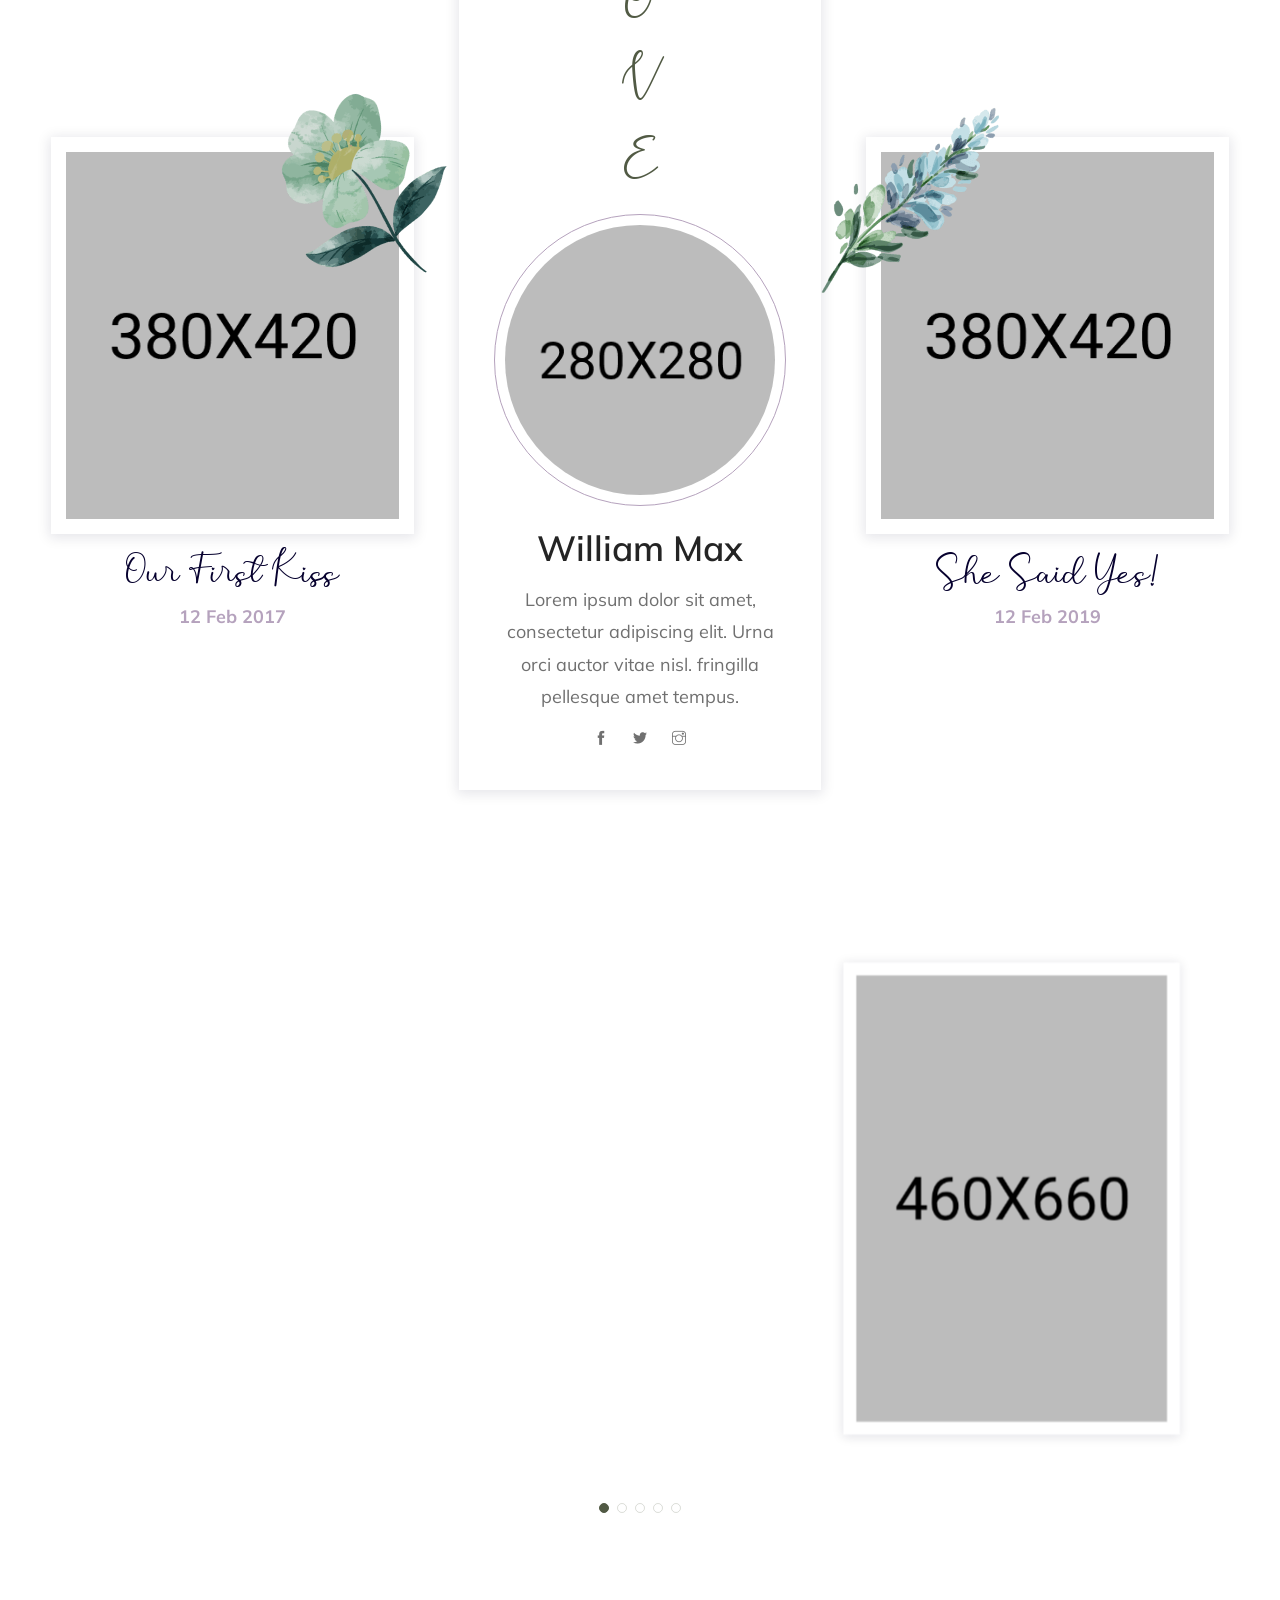
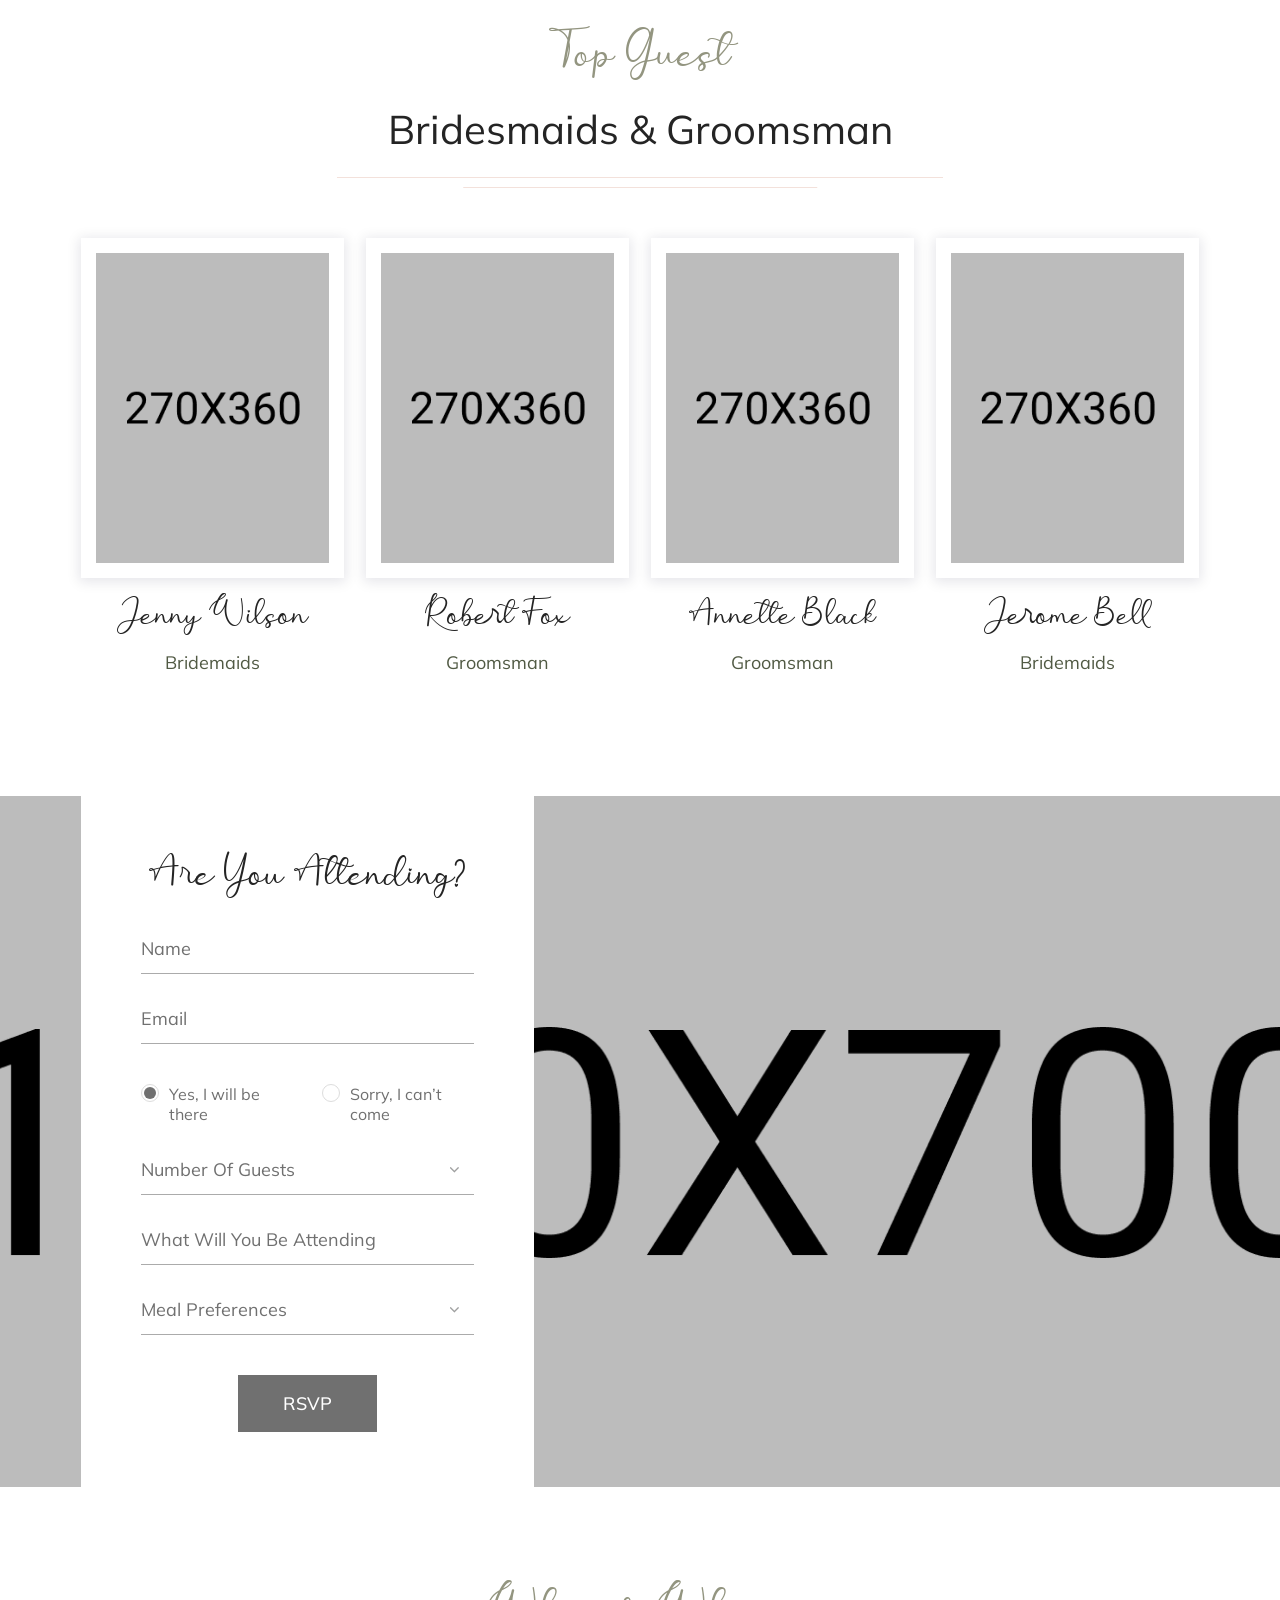
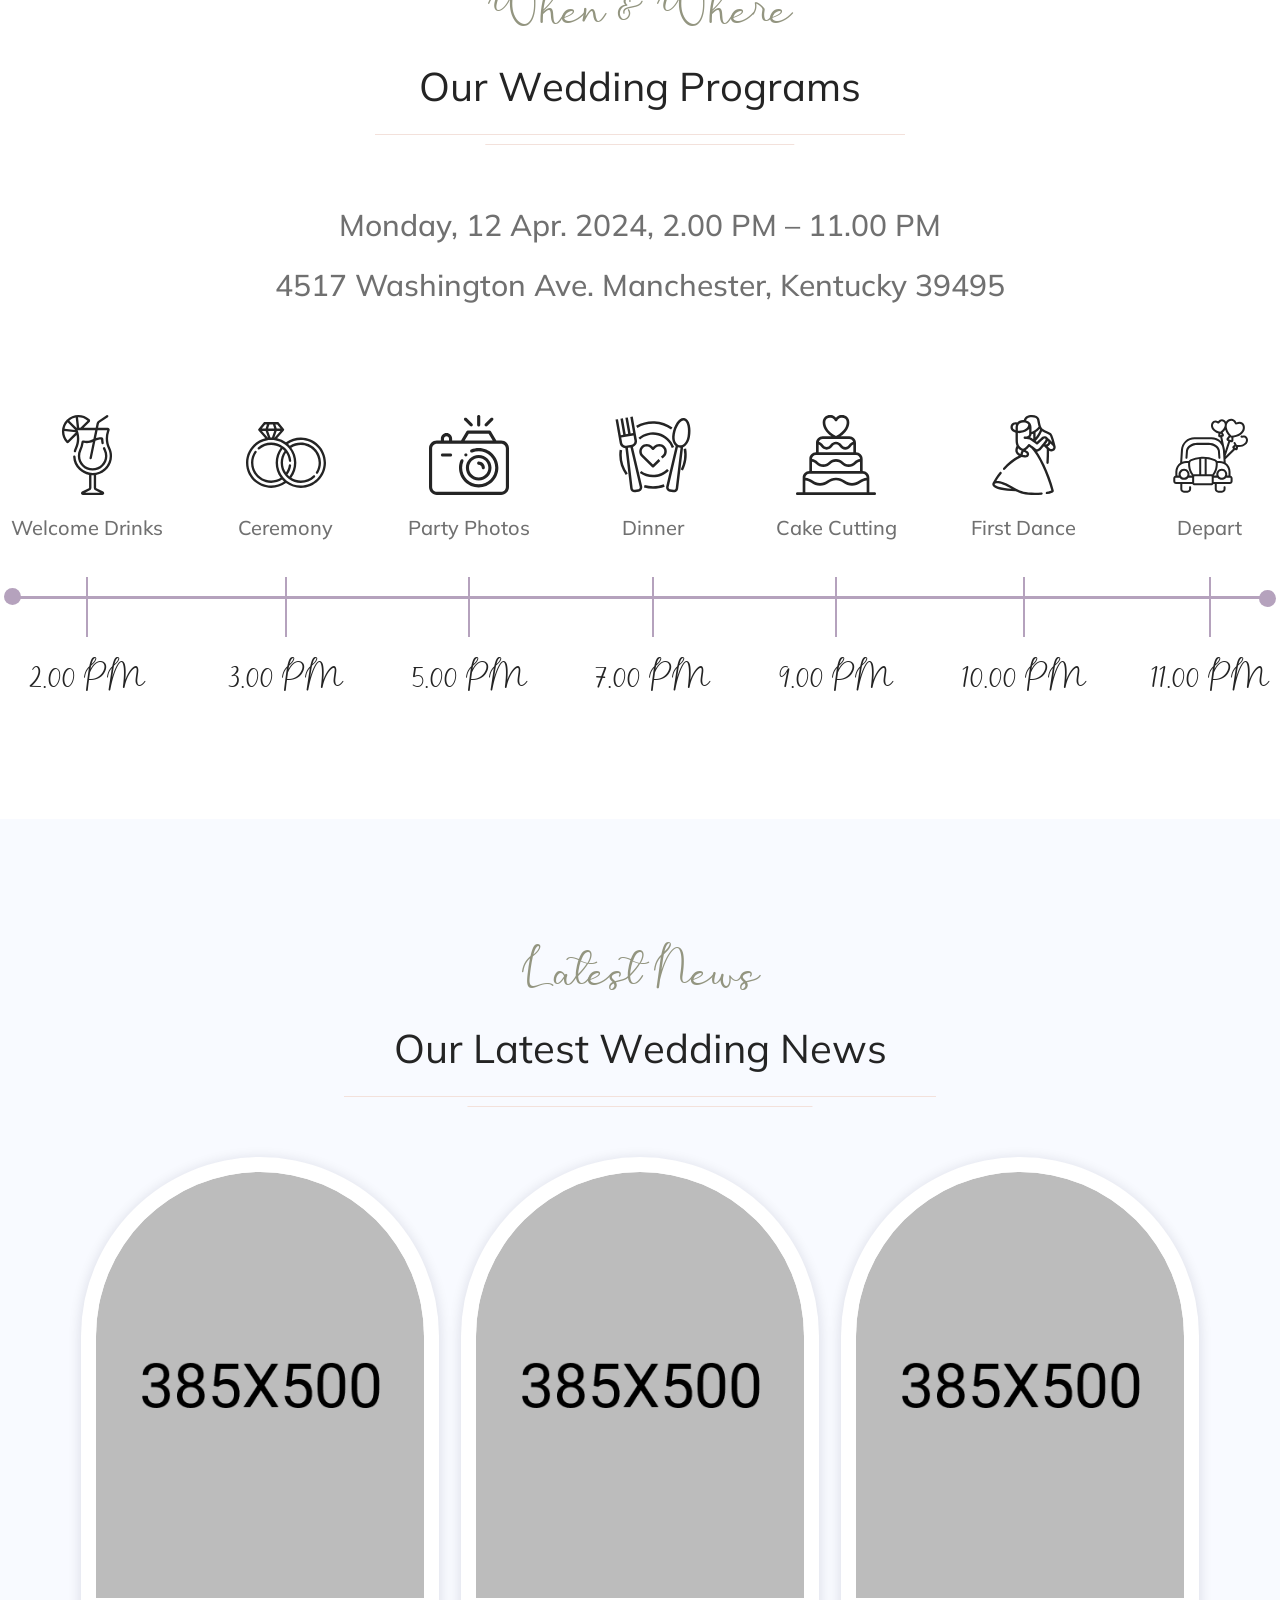
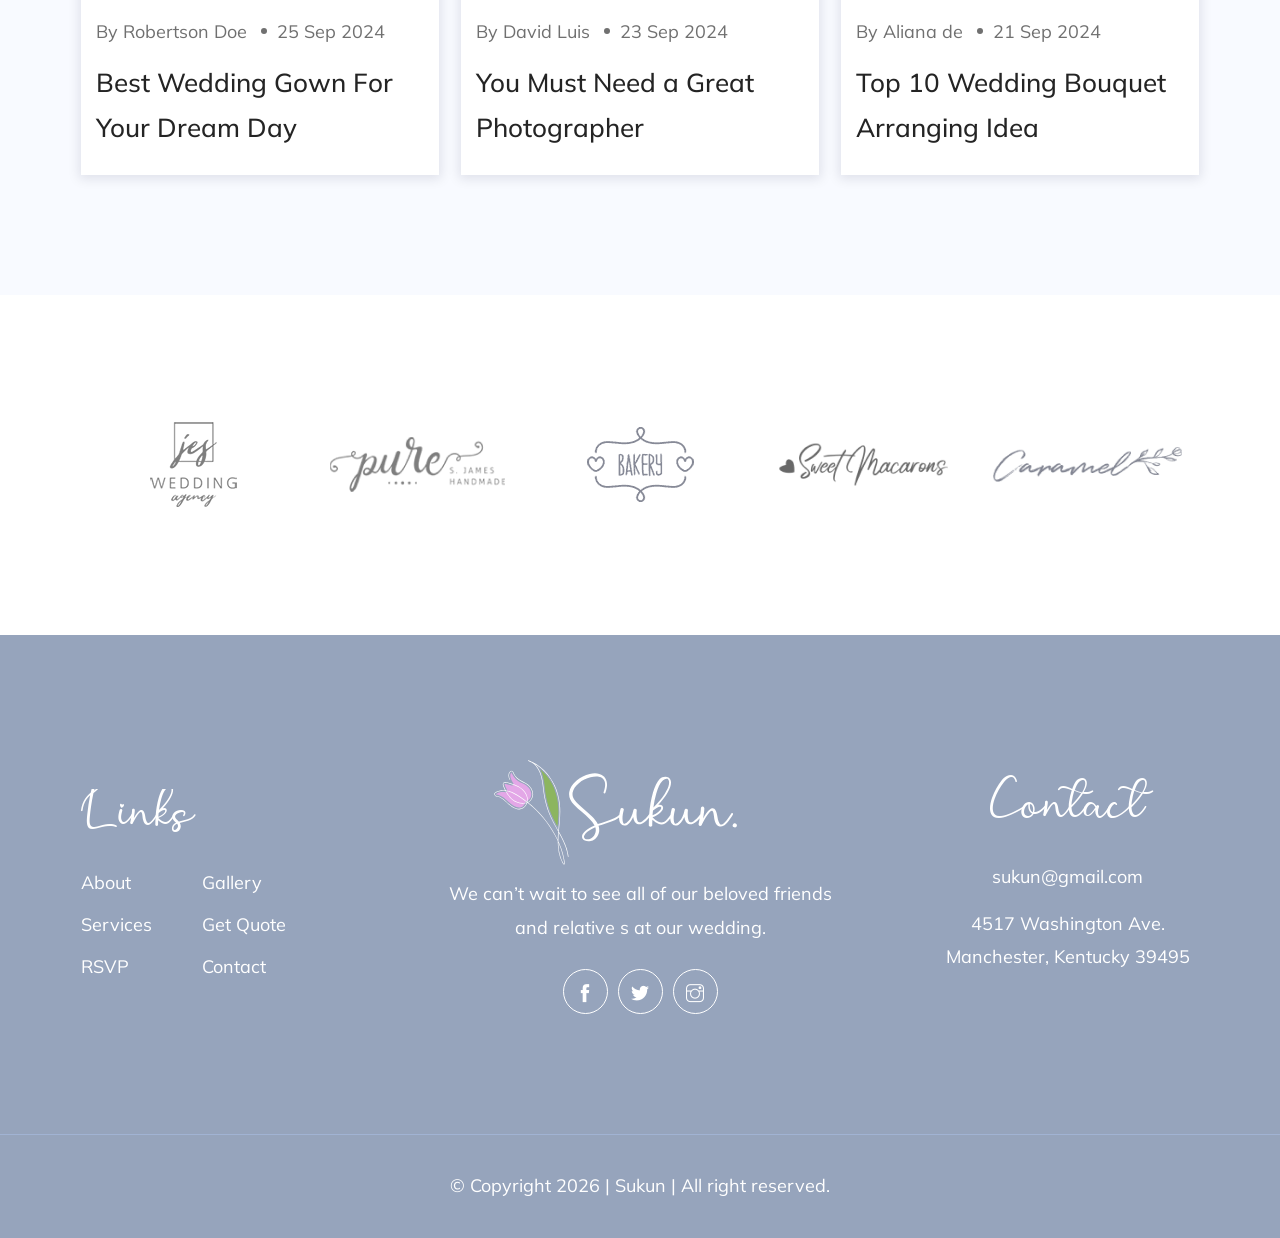
<file: index.original.html>
<!DOCTYPE html>
<html lang="en">

<head>
    <meta charset="utf-8">
    <meta http-equiv="X-UA-Compatible" content="IE=edge">
    <meta name="viewport" content="width=device-width, initial-scale=1">
    <meta name="author" content="wpOceans">
    <link rel="shortcut icon" type="image/png" href="assets/images/favicon.png">
    <title>Sukun - Wedding & Wedding Planner HTML5 Template</title>
    <link href="assets/css/themify-icons.css" rel="stylesheet">
    <link href="assets/css/font-awesome.min.css" rel="stylesheet">
    <link href="assets/css/flaticon.css" rel="stylesheet">
    <link href="assets/css/bootstrap.min.css" rel="stylesheet">
    <link href="assets/css/animate.css" rel="stylesheet">
    <link href="assets/css/owl.carousel.css" rel="stylesheet">
    <link href="assets/css/owl.theme.css" rel="stylesheet">
    <link href="assets/css/slick.css" rel="stylesheet">
    <link href="assets/css/slick-theme.css" rel="stylesheet">
    <link href="assets/css/swiper.min.css" rel="stylesheet">
    <link href="assets/css/nice-select.css" rel="stylesheet">
    <link href="assets/css/owl.transitions.css" rel="stylesheet">
    <link href="assets/css/magnific-popup.css" rel="stylesheet">
    <link href="assets/css/jquery.fancybox.css" rel="stylesheet">
    <link href="assets/css/odometer-theme-default.css" rel="stylesheet">
    <link href="assets/css/jquery-ui.css" rel="stylesheet">
    <link href="assets/sass/style.css" rel="stylesheet">
</head>

<body>

    <!-- start page-wrapper -->
    <div class="page-wrap">
        <!-- start preloader -->
        <div class="preloader">
            <div class="vertical-centered-box">
                <div class="content">
                    <div class="loader-circle"></div>
                    <div class="loader-line-mask">
                        <div class="loader-line"></div>
                    </div>
                    <img src="assets/images/preloader.png" alt="">
                </div>
            </div>
        </div>
        <!-- end preloader -->
        <!-- Start header -->
        <header id="header">
            <div class="wpo-site-header wpo-header-style-2">
                <nav class="navigation navbar navbar-expand-lg navbar-light">
                    <div class="container-fluid">
                        <div class="row align-items-center">
                            <div class="col-lg-3 col-md-3 col-3 d-lg-none dl-block">
                                <div class="mobail-menu">
                                    <button type="button" class="navbar-toggler open-btn">
                                        <span class="sr-only">Toggle navigation</span>
                                        <span class="icon-bar first-angle"></span>
                                        <span class="icon-bar middle-angle"></span>
                                        <span class="icon-bar last-angle"></span>
                                    </button>
                                </div>
                            </div>
                            <div class="col-lg-2 col-md-6 col-6">
                                <div class="navbar-header">
                                    <a class="navbar-brand" href="index.html"><img src="assets/images/logo.svg"
                                            alt=""></a>
                                </div>
                            </div>
                            <div class="col-lg-8 col-md-1 col-1">
                                <div id="navbar" class="collapse navbar-collapse navigation-holder">
                                    <button class="menu-close"><i class="ti-close"></i></button>
                                    <ul class="nav navbar-nav mb-2 mb-lg-0">
                                        <li class="menu-item-has-children">
                                            <a class="active" href="#">Home</a>
                                            <ul class="sub-menu">
                                                <li><a href="index.html">Wedding Home Style 1</a></li>
                                                <li><a href="index-2.html">Wedding Home Style 2</a></li>
                                                <li><a href="index-3.html">Announcement Home 1</a></li>
                                                <li><a class="active" href="index-4.html">Announcement Home 2</a></li>
                                                <li><a href="index-5.html">Announcement Home 3</a></li>
                                                <li><a href="index-6.html">Asian Wedding Home</a></li>
                                                <li><a href="index-7.html">Muslim Wedding Home</a></li>
                                                <li><a href="index-rtl.html">Muslim Wedding (RTL)</a></li>
                                                <li><a href="invitation-1.html">Wedding Invitation 1</a></li>
                                                <li><a href="invitation-2.html">Wedding Invitation 2</a></li>
                                                <li class="menu-item-has-children">
                                                    <a href="#">Event Planner Homes</a>
                                                    <ul class="sub-menu">
                                                        <li><a href="index-8.html">Wedding Planner 1</a></li>
                                                        <li><a href="index-9.html">Wedding Planner 2</a></li>
                                                    </ul>
                                                </li>
                                                <li class="menu-item-has-children">
                                                    <a href="#">Wedding Shop Homes</a>
                                                    <ul class="sub-menu">
                                                        <li><a href="shop-home.html">Bridal Shop</a></li>
                                                        <li><a href="shop-home-2.html">Wedding Cake Shop</a></li>
                                                    </ul>
                                                </li>
                                            </ul>
                                        </li>
                                        <li class="menu-item-has-children">
                                            <a href="#">Pages</a>
                                            <ul class="sub-menu">
                                                <li><a href="about.html">About</a></li>
                                                <li class="menu-item-has-children">
                                                    <a href="story.html">Our Story</a>
                                                    <ul class="sub-menu">
                                                        <li><a href="story.html">Our Story Style 1</a></li>
                                                        <li><a href="story-2.html">Our Story Style 2</a></li>
                                                        <li><a href="story-3.html">Our Story Style 3</a></li>
                                                        <li><a href="story-4.html">Our Story Style 4</a></li>
                                                        <li><a href="story-5.html">Our Story Style 5</a></li>
                                                        <li><a href="story-6.html">Our Story Style 6</a></li>
                                                        <li><a href="story-7.html">Our Story Style 7</a></li>
                                                    </ul>
                                                </li>
                                                <li><a href="accomodation.html">Accomodation</a></li>
                                                <li class="menu-item-has-children">
                                                    <a href="rsvp.html">RSVP</a>
                                                    <ul class="sub-menu">
                                                        <li><a href="rsvp.html">RSVP Style 1</a></li>
                                                        <li><a href="rsvp-2.html">RSVP Style 2</a></li>
                                                        <li><a href="rsvp-3.html">RSVP Style 3</a></li>
                                                        <li><a href="rsvp-4.html">RSVP Style 4</a></li>
                                                        <li><a href="rsvp-5.html">RSVP Style 5</a></li>
                                                        <li><a href="rsvp-6.html">RSVP Style 6</a></li>
                                                        <li><a href="rsvp-7.html">RSVP Style 7</a></li>
                                                    </ul>
                                                </li>
                                                <li><a href="gallery.html">Gallery</a></li>
                                                <li><a href="planner.html">Planners</a></li>
                                                <li><a href="team-single.html">Planner Single</a></li>
                                                <li><a href="groom-bride.html">Brides & Grooms</a></li>
                                                <li class="menu-item-has-children">
                                                    <a href="service.html">Serevice</a>
                                                    <ul class="sub-menu">
                                                        <li><a href="service.html">Serevice</a></li>
                                                        <li><a href="service-s2.html">Serevice S2</a></li>
                                                        <li><a href="service-s3.html">Serevice S3</a></li>
                                                        <li><a href="service-single.html">Serevice Single</a></li>
                                                    </ul>
                                                </li>
                                                <li><a href="pricing.html">Pricing</a></li>
                                                <li class="menu-item-has-children">
                                                    <a href="#">Auth Pages</a>
                                                    <ul class="sub-menu">
                                                        <li><a href="login.html">Login</a>
                                                        </li>
                                                        <li><a href="register.html">Register</a></li>
                                                        <li><a href="forgot.html">Forgot Password</a></li>
                                                    </ul>
                                                </li>
                                                <li><a href="coming.html">Coming Soon</a></li>
                                                <li><a href="404.html">404 Error</a></li>
                                            </ul>
                                        </li>
                                        <li class="menu-item-has-children">
                                            <a href="portfolio-grid.html">Portfolio</a>
                                            <ul class="sub-menu">
                                                <li><a href="portfolio-grid.html">Portfolio Grid</a></li>
                                                <li><a href="portfolio-grid-s2.html">Portfolio Grid S2</a></li>
                                                <li><a href="portfolio-grid-s3.html">Portfolio Grid S3</a></li>
                                                <li><a href="portfolio-masonary.html">Portfolio Masonary</a></li>
                                                <li><a href="portfolio-masonary-s2.html">Portfolio Masonary S2</a></li>
                                                <li><a href="portfolio-masonary-s3.html">Portfolio Masonary S3</a></li>
                                                <li><a href="portfolio-slide.html">Portfolio Slide</a></li>
                                                <li><a href="portfolio-single.html">Portfolio Single</a></li>
                                            </ul>
                                        </li>
                                        <li class="menu-item-has-children">
                                            <a href="shop.html">Shop</a>
                                            <ul class="sub-menu">
                                                <li><a href="shop.html">Shop</a></li>
                                                <li><a href="shop-single.html">Shop Single</a></li>
                                                <li><a href="cart.html">Cart</a></li>
                                                <li><a href="wishlist.html">Wishlist</a></li>
                                                <li><a href="checkout.html">Checkout</a></li>
                                            </ul>
                                        </li>
                                        <li class="menu-item-has-children">
                                            <a href="blog.html">Blog</a>
                                            <ul class="sub-menu">
                                                <li><a href="blog.html">Blog right sidebar</a></li>
                                                <li><a href="blog-left-sidebar.html">Blog left sidebar</a></li>
                                                <li><a href="blog-fullwidth.html">Blog fullwidth</a></li>
                                                <li class="menu-item-has-children">
                                                    <a href="#">Blog details</a>
                                                    <ul class="sub-menu">
                                                        <li><a href="blog-single.html">Blog details right sidebar</a>
                                                        </li>
                                                        <li><a href="blog-single-left-sidebar.html">Blog details left
                                                                sidebar</a></li>
                                                        <li><a href="blog-single-fullwidth.html">Blog details
                                                                fullwidth</a></li>
                                                    </ul>
                                                </li>
                                            </ul>
                                        </li>
                                        <li><a href="contact.html">Contact</a></li>
                                    </ul>

                                </div><!-- end of nav-collapse -->
                            </div>
                            <div class="col-lg-2 col-md-2 col-2">
                                <div class="header-right">
                                    <div class="header-search-form-wrapper">
                                        <div class="cart-search-contact">
                                            <button class="search-toggle-btn"><i
                                                    class="fi flaticon-search"></i></button>
                                            <div class="header-search-form">
                                                <form>
                                                    <div>
                                                        <input type="text" class="form-control"
                                                            placeholder="Search here...">
                                                        <button type="submit"><i
                                                                class="fi flaticon-search"></i></button>
                                                    </div>
                                                </form>
                                            </div>
                                        </div>
                                    </div>
                                    <div class="mini-cart">
                                        <button class="cart-toggle-btn"> <i class="fi flaticon-shopping-cart"></i>
                                            <span class="cart-count">2</span></button>
                                        <div class="mini-cart-content">
                                            <button class="mini-cart-close"><i class="ti-close"></i></button>
                                            <div class="mini-cart-items">
                                                <div class="mini-cart-item clearfix">
                                                    <div class="mini-cart-item-image">
                                                        <a href="shop.html"><img
                                                                src="assets/images/shop/mini-cart/img-1.jpg" alt></a>
                                                    </div>
                                                    <div class="mini-cart-item-des">
                                                        <a href="shop.html">Wedding Gown</a>
                                                        <span class="mini-cart-item-price">$20.15 x 1</span>
                                                        <span class="mini-cart-item-quantity"><a href="#"><i
                                                                    class="ti-close"></i></a></span>
                                                    </div>
                                                </div>
                                                <div class="mini-cart-item clearfix">
                                                    <div class="mini-cart-item-image">
                                                        <a href="shop.html"><img
                                                                src="assets/images/shop/mini-cart/img-2.jpg" alt></a>
                                                    </div>
                                                    <div class="mini-cart-item-des">
                                                        <a href="shop.html">Bridal Flower</a>
                                                        <span class="mini-cart-item-price">$13.25 x 2</span>
                                                        <span class="mini-cart-item-quantity"><a href="#"><i
                                                                    class="ti-close"></i></a></span>
                                                    </div>
                                                </div>
                                            </div>
                                            <div class="mini-cart-action clearfix">
                                                <span class="mini-checkout-price">Subtotal:
                                                    <span>$215.14</span></span>
                                                <div class="mini-btn">
                                                    <a href="checkout.html" class="view-cart-btn s1">Checkout</a>
                                                    <a href="cart.html" class="view-cart-btn">View Cart</a>
                                                </div>
                                            </div>
                                        </div>
                                    </div>
                                </div>
                            </div>
                        </div>
                    </div><!-- end of container -->
                </nav>
            </div>
        </header>
        <!-- end of header -->
        <!-- start of hero -->
        <section class="static-hero-s4">
            <div class="static-main-box">
                <div class="container-fluid">
                    <div class="static-inner-box">
                        <div class="row align-items-center">
                            <div class="col col-xl-5 col-lg-5 col-md-5 col-12">
                                <div class="hero-text">
                                    <h2 class="wow fadeInLeftSlow" data-wow-duration="1200ms">Esabella & William</h2>
                                    <div class="wow fadeInLeftSlow" data-wow-duration="1400ms">
                                        <span>We Are Getting Married In</span>
                                    </div>
                                    <p class="wow fadeInLeftSlow" data-wow-duration="1600ms">12 . 12 . 2024</p>
                                </div>
                            </div>
                            <div class="col col-xl-7 col-lg-7 col-md-7 col-12">
                                <div class="wpo-static-hero-img">
                                    <div class="wpo-static-hero-ineer-img">
                                        <img src="assets/images/slider/hero-img-2.png" alt="">
                                    </div>
                                    <div class="back-flower">
                                        <img src="assets/images/slider/back-flower.png" alt="" class="wow zoomIn" data-wow-duration="1200ms">
                                    </div>
                                </div>
                            </div>
                        </div>
                    </div>
                </div>
            </div>
        </section>
        <!-- end of hero slider -->

        <!-- start wpo-couple-section -->
        <section class="wpo-couple-section-s3 section-padding">
            <div class="container-fluid">
                <div class="row gx-5 align-items-center">
                    <div class="col-lg-4 col-md-6 order-lg-1 order-1">
                        <div class="couple-left">
                            <div class="couple-item wow fadeInLeftSlow" data-wow-duration="1200ms">
                                <div class="couple-img">
                                    <img src="assets/images/couple/couple-img-5.jpg" alt="">
                                    <div class="l-shape"><img src="assets/images/couple/l-shape-1.png" alt=""></div>
                                </div>
                                <div class="couple-text">
                                    <h2>First Time We Meet</h2>
                                    <span>12 Feb 2016</span>
                                </div>
                            </div>
                            <div class="couple-item wow fadeInLeftSlow" data-wow-duration="1400ms">
                                <div class="couple-img">
                                    <img src="assets/images/couple/couple-img-6.jpg" alt="">
                                    <div class="l-shape"><img src="assets/images/couple/l-shape-2.png" alt=""></div>
                                </div>
                                <div class="couple-text">
                                    <h2>Our First Kiss</h2>
                                    <span>12 Feb 2017</span>
                                </div>
                            </div>
                        </div>
                    </div>
                    <div class="col-lg-4 col-md-12 order-lg-2 order-3">
                        <div class="couple-middle">
                            <div class="couple-middle-item">
                                <div class="couple-img">
                                    <img src="assets/images/couple/couple-img-9.jpg" alt="">
                                </div>
                                <div class="couple-text">
                                    <h3>Esabella Bell</h3>
                                    <p>Lorem ipsum dolor sit amet, consectetur adipiscing elit. Urna orci auctor
                                        vitae nisl. fringilla pellesque amet tempus.</p>
                                    <div class="social">
                                        <ul>
                                            <li><a href="#"><i class="ti-facebook"></i></a></li>
                                            <li><a href="#"><i class="ti-twitter-alt"></i></a></li>
                                            <li><a href="#"><i class="ti-instagram"></i></a></li>
                                        </ul>
                                    </div>
                                </div>
                            </div>
                            <div class="couple-middle-love-text">
                                <h2 class="poort-text poort-in-up">Love</h2>
                            </div>
                            <div class="couple-middle-item">
                                <div class="couple-img">
                                    <img src="assets/images/couple/couple-img-10.jpg" alt="">
                                </div>
                                <div class="couple-text">
                                    <h3>William Max</h3>
                                    <p>Lorem ipsum dolor sit amet, consectetur adipiscing elit. Urna orci auctor
                                        vitae nisl. fringilla pellesque amet tempus.</p>
                                    <div class="social">
                                        <ul>
                                            <li><a href="#"><i class="ti-facebook"></i></a></li>
                                            <li><a href="#"><i class="ti-twitter-alt"></i></a></li>
                                            <li><a href="#"><i class="ti-instagram"></i></a></li>
                                        </ul>
                                    </div>
                                </div>
                            </div>
                        </div>
                    </div>
                    <div class="col-lg-4 col-md-6 order-lg-3 order-2">
                        <div class="couple-right">
                            <div class="couple-item wow fadeInRightSlow" data-wow-duration="1200ms">
                                <div class="couple-img">
                                    <img src="assets/images/couple/couple-img-7.jpg" alt="">
                                    <div class="l-shape"><img src="assets/images/couple/l-shape-3.png" alt=""></div>
                                </div>
                                <div class="couple-text">
                                    <h2>Our First Date</h2>
                                    <span>12 Feb 2018</span>
                                </div>
                            </div>
                            <div class="couple-item wow fadeInRightSlow" data-wow-duration="1400ms">
                                <div class="couple-img">
                                    <img src="assets/images/couple/couple-img-8.jpg" alt="">
                                    <div class="l-shape"><img src="assets/images/couple/l-shape-4.png" alt=""></div>
                                </div>
                                <div class="couple-text">
                                    <h2>She Said Yes!</h2>
                                    <span>12 Feb 2019</span>
                                </div>
                            </div>
                        </div>
                    </div>
                </div>
            </div> <!-- end container -->
        </section>
        <!-- end wpo-couple-section -->

        <!-- start of wpo-screenshot-section -->
        <section class="wpo-portfolio-section-s3" id="gallery">
            <h2 class="hidden">hidden</h2>
            <div class="container-fluid">
                <div class="row">
                    <div class="col-sm-12">
                        <div class="swiper-container swiper-main">
                            <div class="swiper-wrapper">
                                <div class="swiper-slide grid">
                                    <div class="img-holder wow fadeInUp" data-wow-duration="1400ms">
                                        <a href="assets/images/portfolio/27.jpg" class="fancybox"
                                            data-fancybox-group="gall-1">
                                            <img src="assets/images/portfolio/27.jpg" alt class="img img-responsive">
                                            <div class="hover-content">
                                                <i class="ti-plus"></i>
                                            </div>
                                        </a>
                                    </div>
                                </div>
                                <div class="swiper-slide grid">
                                    <div class="img-holder wow fadeInUp" data-wow-duration="1400ms">
                                        <a href="assets/images/portfolio/26.jpg" class="fancybox"
                                            data-fancybox-group="gall-1">
                                            <img src="assets/images/portfolio/26.jpg" alt class="img img-responsive">
                                            <div class="hover-content">
                                                <i class="ti-plus"></i>
                                            </div>
                                        </a>
                                    </div>
                                </div>
                                <div class="swiper-slide grid">
                                    <div class="img-holder wow fadeInUp" data-wow-duration="1400ms">
                                        <a href="assets/images/portfolio/25.jpg" class="fancybox"
                                            data-fancybox-group="gall-1">
                                            <img src="assets/images/portfolio/25.jpg" alt class="img img-responsive">
                                            <div class="hover-content">
                                                <i class="ti-plus"></i>
                                            </div>
                                        </a>
                                    </div>
                                </div>
                                <div class="swiper-slide grid">
                                    <div class="img-holder wow fadeInUp" data-wow-duration="1400ms">
                                        <a href="assets/images/portfolio/28.jpg" class="fancybox"
                                            data-fancybox-group="gall-1">
                                            <img src="assets/images/portfolio/28.jpg" alt class="img img-responsive">
                                            <div class="hover-content">
                                                <i class="ti-plus"></i>
                                            </div>
                                        </a>
                                    </div>
                                </div>
                                <div class="swiper-slide grid">
                                    <div class="img-holder wow fadeInUp" data-wow-duration="1400ms">
                                        <a href="assets/images/portfolio/29.jpg" class="fancybox"
                                            data-fancybox-group="gall-1">
                                            <img src="assets/images/portfolio/29.jpg" alt class="img img-responsive">
                                            <div class="hover-content">
                                                <i class="ti-plus"></i>
                                            </div>
                                        </a>
                                    </div>
                                </div>
                                
                            </div>
                            <div class="swiper-pagination"></div>
                        </div>
                    </div>
                </div>
            </div>
        </section>
        <!-- end of wpo-screenshot-section -->

        <!-- start wpo-team-section -->
        <section class="wpo-team-section">
            <div class="container">
                <div class="wpo-section-title">
                    <h4 class="poort-text poort-in-right">Top Guest</h4>
                    <h2 class="poort-text poort-in-right">Bridesmaids & Groomsman</h2>
                </div>
                <div class="wpo-team-wrap">
                    <div class="row">
                        <div class="col-lg-3 col-md-6 col-sm-6 col-12">
                            <div class="wpo-team-item wow fadeInUp" data-wow-duration="1200ms">
                                <div class="team-img-wrap">
                                    <div class="wpo-team-img">
                                        <img src="assets/images/team/img-1.jpg" alt="">
                                    </div>
                                </div>
                                <div class="wpo-team-text">
                                    <h3>Jenny Wilson</h3>
                                    <span>Bridemaids</span>
                                </div>
                            </div>
                        </div>
                        <div class="col-lg-3 col-md-6 col-sm-6 col-12">
                            <div class="wpo-team-item wow fadeInUp" data-wow-duration="1400ms">
                                <div class="team-img-wrap">
                                    <div class="wpo-team-img">
                                        <img src="assets/images/team/img-2.jpg" alt="">
                                    </div>
                                </div>
                                <div class="wpo-team-text">
                                    <h3>Robert Fox</h3>
                                    <span>Groomsman</span>
                                </div>
                            </div>
                        </div>
                        <div class="col-lg-3 col-md-6 col-sm-6 col-12">
                            <div class="wpo-team-item wow fadeInUp" data-wow-duration="1600ms">
                                <div class="team-img-wrap">
                                    <div class="wpo-team-img">
                                        <img src="assets/images/team/img-3.jpg" alt="">
                                    </div>
                                </div>
                                <div class="wpo-team-text">
                                    <h3>Annette Black</h3>
                                    <span>Groomsman</span>
                                </div>
                            </div>
                        </div>
                        <div class="col-lg-3 col-md-6 col-sm-6 col-12">
                            <div class="wpo-team-item wow fadeInUp" data-wow-duration="1800ms">
                                <div class="team-img-wrap">
                                    <div class="wpo-team-img">
                                        <img src="assets/images/team/img-4.jpg" alt="">
                                    </div>
                                </div>
                                <div class="wpo-team-text">
                                    <h3>Jerome Bell</h3>
                                    <span>Bridemaids</span>
                                </div>
                            </div>
                        </div>
                    </div>
                </div>
            </div> <!-- end container -->
        </section>
        <!-- end wpo-team-section -->

        <!-- start of wpo-contact-section -->
        <section class="wpo-contact-section-s4 section-padding pt-0" id="rsvp">
            <div class="wpo-contact-section-inner"
                style="background: url(./assets/images/rsvp/bg.jpg) no-repeat center center;  background-size: cover;">
                <div class="container">
                    <div class="row align-items-center">
                        <div class="col col-xl-5 col-lg-7 col-md-12 col-12">
                            <div class="wpo-contact-section-wrapper wow fadeInLeftSlow" data-wow-duration="1700ms">
                                <div class="wpo-contact-form-area">
                                    <div class="wpo-section-title">
                                        <h2>Are You Attending?</h2>
                                    </div>
                                    <form method="post" class="contact-validation-active" id="contact-form-main">
                                        <div>
                                            <input type="text" class="form-control" name="name" id="name"
                                                placeholder="Name">
                                        </div>
                                        <div>
                                            <input type="email" class="form-control" name="email" id="email"
                                                placeholder="Email">
                                        </div>
                                        <div class="radio-buttons">
                                            <p>
                                                <input type="radio" id="attend" name="radio-group" checked>
                                                <label for="attend">Yes, I will be there</label>
                                            </p>
                                            <p>
                                                <input type="radio" id="not" name="radio-group">
                                                <label for="not">Sorry, I can’t come</label>
                                            </p>
                                        </div>
                                        <div>
                                            <select name="guest" class="form-control">
                                                <option disabled="disabled" selected>Number Of Guests</option>
                                                <option>01</option>
                                                <option>02</option>
                                                <option>03</option>
                                                <option>04</option>
                                                <option>05</option>
                                            </select>
                                        </div>
                                        <div>
                                            <input type="text" class="form-control" name="what" id="what"
                                                placeholder="What Will You Be Attending">
                                        </div>
                                        <div>
                                            <select name="meal" class="form-control last">
                                                <option disabled="disabled" selected>Meal Preferences</option>
                                                <option>Chicken Soup</option>
                                                <option>Motton Kabab</option>
                                                <option>Chicken BBQ</option>
                                                <option>Mix Salad</option>
                                                <option>Beef Ribs </option>
                                            </select>
                                        </div>
                                        <div class="submit-area">
                                            <button type="submit" class="theme-btn">RSVP</button>
                                            <div id="c-loader">
                                                <i class="ti-reload"></i>
                                            </div>
                                        </div>
                                        <div class="clearfix error-handling-messages">
                                            <div id="success">Thank you</div>
                                            <div id="error"> Error occurred while sending email. Please try again later.
                                            </div>
                                        </div>
                                    </form>
                                </div>
                            </div>
                        </div>
                    </div>
                </div>
            </div>
        </section>
        <!-- end of wpo-contact-section -->

        <!-- start wpo-event-section -->
        <section class="wpo-event-section-s2 section-padding pt-0" id="event">
            <div class="container-fluid">
                <div class="wpo-section-title">
                    <h4 class="poort-text poort-in-right">When & Where</h4>
                    <h2 class="poort-text poort-in-right">Our Wedding Programs</h2>
                </div>
                <div class="wpo-event-main">
                    <div class="event-description">
                        <p>Monday, 12 Apr. 2024, 2.00 PM – 11.00 PM</p>
                        <p>4517 Washington Ave. Manchester, Kentucky 39495</p>
                    </div>
                    <div class="wpo-event-wrap">
                        <div class="wpo-event-inner">
                            <div class="wpo-event-item">
                                <div class="wpo-event-text">
                                    <i><img src="assets/images/icon/1.svg" alt=""></i>
                                    <span>Welcome Drinks</span>
                                </div>
                                <div class="wpo-event-time">
                                    <h4>2.00 PM</h4>
                                </div>
                            </div>
                            <div class="wpo-event-item">
                                <div class="wpo-event-text">
                                    <i><img src="assets/images/icon/2.svg" alt=""></i>
                                    <span>Ceremony</span>
                                </div>
                                <div class="wpo-event-time">
                                    <h4>3.00 PM</h4>
                                </div>
                            </div>
                            <div class="wpo-event-item">
                                <div class="wpo-event-text">
                                    <i><img src="assets/images/icon/3.svg" alt=""></i>
                                    <span>Party Photos</span>
                                </div>
                                <div class="wpo-event-time">
                                    <h4>5.00 PM</h4>
                                </div>
                            </div>
                            <div class="wpo-event-item">
                                <div class="wpo-event-text">
                                    <i><img src="assets/images/icon/4.svg" alt=""></i>
                                    <span>Dinner</span>
                                </div>
                                <div class="wpo-event-time">
                                    <h4>7.00 PM</h4>
                                </div>
                            </div>
                            <div class="wpo-event-item">
                                <div class="wpo-event-text">
                                    <i><img src="assets/images/icon/5.svg" alt=""></i>
                                    <span>Cake Cutting</span>
                                </div>
                                <div class="wpo-event-time">
                                    <h4>9.00 PM</h4>
                                </div>
                            </div>
                            <div class="wpo-event-item">
                                <div class="wpo-event-text">
                                    <i><img src="assets/images/icon/6.svg" alt=""></i>
                                    <span>First Dance</span>
                                </div>
                                <div class="wpo-event-time">
                                    <h4>10.00 PM</h4>
                                </div>
                            </div>
                            <div class="wpo-event-item">
                                <div class="wpo-event-text">
                                    <i><img src="assets/images/icon/7.svg" alt=""></i>
                                    <span>Depart</span>
                                </div>
                                <div class="wpo-event-time">
                                    <h4>11.00 PM</h4>
                                </div>
                            </div>
                            <div class="line"></div>
                        </div>
                    </div>
                </div>

            </div> <!-- end container -->
        </section>
        <!-- end wpo-event-section -->

        <!-- start wpo-blog-section -->
        <section class="wpo-blog-section-s2 section-padding">
            <div class="container">
                <div class="wpo-section-title">
                    <h4 class="poort-text poort-in-right">Latest News</h4>
                    <h2 class="poort-text poort-in-right">Our Latest Wedding News</h2>
                </div>
                <div class="wpo-blog-items">
                    <div class="row">
                        <div class="col col-lg-4 col-md-6 col-12">
                            <div class="wpo-blog-item wow fadeInUp" data-wow-duration="1000ms">
                                <div class="wpo-blog-img">
                                    <img src="assets/images/blog/img-1.jpg" alt="">
                                </div>
                                <div class="wpo-blog-content">
                                    <ul>
                                        <li>By <a href="blog-single.html">Robertson Doe</a></li>
                                        <li>25 Sep 2024</li>
                                    </ul>
                                    <h2><a href="blog.html">Best Wedding Gown For Your Dream Day</a></h2>
                                </div>
                            </div>
                        </div>
                        <div class="col col-lg-4 col-md-6 col-12">
                            <div class="wpo-blog-item wow fadeInUp" data-wow-duration="1200ms">
                                <div class="wpo-blog-img">
                                    <img src="assets/images/blog/img-2.jpg" alt="">
                                </div>
                                <div class="wpo-blog-content">
                                    <ul>
                                        <li>By <a href="blog-single.html">David Luis</a></li>
                                        <li>23 Sep 2024</li>
                                    </ul>
                                    <h2><a href="blog.html">You Must Need a Great Photographer</a></h2>
                                </div>
                            </div>
                        </div>
                        <div class="col col-lg-4 col-md-6 col-12">
                            <div class="wpo-blog-item wow fadeInUp" data-wow-duration="1400ms">
                                <div class="wpo-blog-img">
                                    <img src="assets/images/blog/img-3.jpg" alt="">
                                </div>
                                <div class="wpo-blog-content">
                                    <ul>
                                        <li>By <a href="blog-single.html">Aliana de</a></li>
                                        <li>21 Sep 2024</li>
                                    </ul>
                                    <h2><a href="blog.html">Top 10 Wedding Bouquet Arranging Idea </a>
                                    </h2>
                                </div>
                            </div>
                        </div>
                    </div>
                </div>
            </div> <!-- end container -->
        </section>
        <!-- end wpo-blog-section -->
        <!-- start wpo-partners-section -->
        <section class="wpo-partners-section section-padding">
            <h2 class="hidden">Partners</h2>
            <div class="container">
                <div class="row">
                    <div class="col col-xs-12">
                        <div class="partner-grids partners-slider owl-carousel">
                            <div class="grid">
                                <img src="assets/images/partners/1.png" alt>
                            </div>
                            <div class="grid">
                                <img src="assets/images/partners/2.png" alt>
                            </div>
                            <div class="grid">
                                <img src="assets/images/partners/3.png" alt>
                            </div>
                            <div class="grid">
                                <img src="assets/images/partners/4.png" alt>
                            </div>
                            <div class="grid">
                                <img src="assets/images/partners/5.png" alt>
                            </div>
                        </div>
                    </div>
                </div>
            </div> <!-- end container -->
        </section>
        <!-- end wpo-partners-section-->
        <!-- start of wpo-site-footer-section -->
        <footer class="wpo-site-footer-s2">
            <div class="wpo-upper-footer">
                <div class="container">
                    <div class="row align-items-center">
                        <div class="col col-xl-3  col-lg-4 col-md-6 col-sm-12 col-12">
                            <div class="widget link-widget">
                                <div class="widget-title">
                                    <h3>Links</h3>
                                </div>
                                <div class="link-wrap">
                                    <ul>
                                        <li><a href="about.html">About</a></li>
                                        <li><a href="service.html">Services</a></li>
                                        <li><a href="rsvp.html">RSVP</a></li>
                                    </ul>
                                    <ul>
                                        <li><a href="gallery.html">Gallery</a></li>
                                        <li><a href="index.html">Get Quote</a></li>
                                        <li><a href="contact.html">Contact</a></li>
                                    </ul>
                                </div>
                            </div>
                        </div>
                        <div class="col col-xl-6 col-lg-4 col-md-6 col-sm-12 col-12">
                            <div class="widget about-widget">
                                <div class="logo widget-title">
                                    <a class="logo" href="index.html"><img src="assets/images/logo-2.svg" alt=""></a>
                                </div>
                                <p>We can’t wait to see all of our beloved friends
                                    and relative s at our wedding.</p>
                                <ul>
                                    <li>
                                        <a href="#">
                                            <i class="ti-facebook"></i>
                                        </a>
                                    </li>
                                    <li>
                                        <a href="#">
                                            <i class="ti-twitter-alt"></i>
                                        </a>
                                    </li>
                                    <li>
                                        <a href="#">
                                            <i class="ti-instagram"></i>
                                        </a>
                                    </li>
                                </ul>
                            </div>
                        </div>

                        <div class="col col-xl-3  col-lg-4 col-md-6 col-sm-12 col-12">
                            <div class="widget wpo-service-link-widget">
                                <div class="widget-title">
                                    <h3>Contact </h3>
                                </div>
                                <div class="contact-ft">
                                    <p>sukun@gmail.com</p>
                                    <p>4517 Washington Ave. Manchester,
                                        Kentucky 39495</p>
                                </div>
                            </div>
                        </div>
                    </div>
                </div> <!-- end container -->
            </div>
            <div class="wpo-lower-footer">
                <div class="container">
                    <div class="row">
                        <div class="col col-xs-12">
                            <p class="copyright"> &copy; Copyright 2026 | <a href="index.html">Sukun</a> | All right
                                reserved.</p>
                        </div>
                    </div>
                </div>
            </div>
        </footer>
        <!-- end of wpo-site-footer-section -->

    </div>
    <!-- end of page-wrapper -->

    <!-- All JavaScript files
    ================================================== -->
    <script src="assets/js/jquery.min.js"></script>
    <script src="assets/js/bootstrap.bundle.min.js"></script>
    <!-- Plugins for this template -->
    <script src="assets/js/modernizr.custom.js"></script>
    <script src="assets/js/jquery-plugin-collection.js"></script>
    <script src="assets/js/3d-swiper.js"></script>
    <script src="assets/js/gsap-active.js"></script>
    <!-- Custom script for this template -->
    <script src="assets/js/script.js"></script>
</body>

</html>
</file>
<file: assets/css/themify-icons.css>
@font-face {
	font-family: 'themify';
	src:url('../fonts/themify.eot?-fvbane');
	src:url('../fonts/themify.eot?#iefix-fvbane') format('embedded-opentype'),
		url('../fonts/themify.woff?-fvbane') format('woff'),
		url('../fonts/themify.ttf?-fvbane') format('truetype'),
		url('../fonts/themify.svg?-fvbane#themify') format('svg');
	font-weight: normal;
	font-style: normal;
}

[class^="ti-"], [class*=" ti-"] {
	font-family: 'themify';
	speak: none;
	font-style: normal;
	font-weight: normal;
	font-variant: normal;
	text-transform: none;
	line-height: 1;

	/* Better Font Rendering =========== */
	-webkit-font-smoothing: antialiased;
	-moz-osx-font-smoothing: grayscale;
}

.ti-wand:before {
	content: "\e600";
}
.ti-volume:before {
	content: "\e601";
}
.ti-user:before {
	content: "\e602";
}
.ti-unlock:before {
	content: "\e603";
}
.ti-unlink:before {
	content: "\e604";
}
.ti-trash:before {
	content: "\e605";
}
.ti-thought:before {
	content: "\e606";
}
.ti-target:before {
	content: "\e607";
}
.ti-tag:before {
	content: "\e608";
}
.ti-tablet:before {
	content: "\e609";
}
.ti-star:before {
	content: "\e60a";
}
.ti-spray:before {
	content: "\e60b";
}
.ti-signal:before {
	content: "\e60c";
}
.ti-shopping-cart:before {
	content: "\e60d";
}
.ti-shopping-cart-full:before {
	content: "\e60e";
}
.ti-settings:before {
	content: "\e60f";
}
.ti-search:before {
	content: "\e610";
}
.ti-zoom-in:before {
	content: "\e611";
}
.ti-zoom-out:before {
	content: "\e612";
}
.ti-cut:before {
	content: "\e613";
}
.ti-ruler:before {
	content: "\e614";
}
.ti-ruler-pencil:before {
	content: "\e615";
}
.ti-ruler-alt:before {
	content: "\e616";
}
.ti-bookmark:before {
	content: "\e617";
}
.ti-bookmark-alt:before {
	content: "\e618";
}
.ti-reload:before {
	content: "\e619";
}
.ti-plus:before {
	content: "\e61a";
}
.ti-pin:before {
	content: "\e61b";
}
.ti-pencil:before {
	content: "\e61c";
}
.ti-pencil-alt:before {
	content: "\e61d";
}
.ti-paint-roller:before {
	content: "\e61e";
}
.ti-paint-bucket:before {
	content: "\e61f";
}
.ti-na:before {
	content: "\e620";
}
.ti-mobile:before {
	content: "\e621";
}
.ti-minus:before {
	content: "\e622";
}
.ti-medall:before {
	content: "\e623";
}
.ti-medall-alt:before {
	content: "\e624";
}
.ti-marker:before {
	content: "\e625";
}
.ti-marker-alt:before {
	content: "\e626";
}
.ti-arrow-up:before {
	content: "\e627";
}
.ti-arrow-right:before {
	content: "\e628";
}
.ti-arrow-left:before {
	content: "\e629";
}
.ti-arrow-down:before {
	content: "\e62a";
}
.ti-lock:before {
	content: "\e62b";
}
.ti-location-arrow:before {
	content: "\e62c";
}
.ti-link:before {
	content: "\e62d";
}
.ti-layout:before {
	content: "\e62e";
}
.ti-layers:before {
	content: "\e62f";
}
.ti-layers-alt:before {
	content: "\e630";
}
.ti-key:before {
	content: "\e631";
}
.ti-import:before {
	content: "\e632";
}
.ti-image:before {
	content: "\e633";
}
.ti-heart:before {
	content: "\e634";
}
.ti-heart-broken:before {
	content: "\e635";
}
.ti-hand-stop:before {
	content: "\e636";
}
.ti-hand-open:before {
	content: "\e637";
}
.ti-hand-drag:before {
	content: "\e638";
}
.ti-folder:before {
	content: "\e639";
}
.ti-flag:before {
	content: "\e63a";
}
.ti-flag-alt:before {
	content: "\e63b";
}
.ti-flag-alt-2:before {
	content: "\e63c";
}
.ti-eye:before {
	content: "\e63d";
}
.ti-export:before {
	content: "\e63e";
}
.ti-exchange-vertical:before {
	content: "\e63f";
}
.ti-desktop:before {
	content: "\e640";
}
.ti-cup:before {
	content: "\e641";
}
.ti-crown:before {
	content: "\e642";
}
.ti-comments:before {
	content: "\e643";
}
.ti-comment:before {
	content: "\e644";
}
.ti-comment-alt:before {
	content: "\e645";
}
.ti-close:before {
	content: "\e646";
}
.ti-clip:before {
	content: "\e647";
}
.ti-angle-up:before {
	content: "\e648";
}
.ti-angle-right:before {
	content: "\e649";
}
.ti-angle-left:before {
	content: "\e64a";
}
.ti-angle-down:before {
	content: "\e64b";
}
.ti-check:before {
	content: "\e64c";
}
.ti-check-box:before {
	content: "\e64d";
}
.ti-camera:before {
	content: "\e64e";
}
.ti-announcement:before {
	content: "\e64f";
}
.ti-brush:before {
	content: "\e650";
}
.ti-briefcase:before {
	content: "\e651";
}
.ti-bolt:before {
	content: "\e652";
}
.ti-bolt-alt:before {
	content: "\e653";
}
.ti-blackboard:before {
	content: "\e654";
}
.ti-bag:before {
	content: "\e655";
}
.ti-move:before {
	content: "\e656";
}
.ti-arrows-vertical:before {
	content: "\e657";
}
.ti-arrows-horizontal:before {
	content: "\e658";
}
.ti-fullscreen:before {
	content: "\e659";
}
.ti-arrow-top-right:before {
	content: "\e65a";
}
.ti-arrow-top-left:before {
	content: "\e65b";
}
.ti-arrow-circle-up:before {
	content: "\e65c";
}
.ti-arrow-circle-right:before {
	content: "\e65d";
}
.ti-arrow-circle-left:before {
	content: "\e65e";
}
.ti-arrow-circle-down:before {
	content: "\e65f";
}
.ti-angle-double-up:before {
	content: "\e660";
}
.ti-angle-double-right:before {
	content: "\e661";
}
.ti-angle-double-left:before {
	content: "\e662";
}
.ti-angle-double-down:before {
	content: "\e663";
}
.ti-zip:before {
	content: "\e664";
}
.ti-world:before {
	content: "\e665";
}
.ti-wheelchair:before {
	content: "\e666";
}
.ti-view-list:before {
	content: "\e667";
}
.ti-view-list-alt:before {
	content: "\e668";
}
.ti-view-grid:before {
	content: "\e669";
}
.ti-uppercase:before {
	content: "\e66a";
}
.ti-upload:before {
	content: "\e66b";
}
.ti-underline:before {
	content: "\e66c";
}
.ti-truck:before {
	content: "\e66d";
}
.ti-timer:before {
	content: "\e66e";
}
.ti-ticket:before {
	content: "\e66f";
}
.ti-thumb-up:before {
	content: "\e670";
}
.ti-thumb-down:before {
	content: "\e671";
}
.ti-text:before {
	content: "\e672";
}
.ti-stats-up:before {
	content: "\e673";
}
.ti-stats-down:before {
	content: "\e674";
}
.ti-split-v:before {
	content: "\e675";
}
.ti-split-h:before {
	content: "\e676";
}
.ti-smallcap:before {
	content: "\e677";
}
.ti-shine:before {
	content: "\e678";
}
.ti-shift-right:before {
	content: "\e679";
}
.ti-shift-left:before {
	content: "\e67a";
}
.ti-shield:before {
	content: "\e67b";
}
.ti-notepad:before {
	content: "\e67c";
}
.ti-server:before {
	content: "\e67d";
}
.ti-quote-right:before {
	content: "\e67e";
}
.ti-quote-left:before {
	content: "\e67f";
}
.ti-pulse:before {
	content: "\e680";
}
.ti-printer:before {
	content: "\e681";
}
.ti-power-off:before {
	content: "\e682";
}
.ti-plug:before {
	content: "\e683";
}
.ti-pie-chart:before {
	content: "\e684";
}
.ti-paragraph:before {
	content: "\e685";
}
.ti-panel:before {
	content: "\e686";
}
.ti-package:before {
	content: "\e687";
}
.ti-music:before {
	content: "\e688";
}
.ti-music-alt:before {
	content: "\e689";
}
.ti-mouse:before {
	content: "\e68a";
}
.ti-mouse-alt:before {
	content: "\e68b";
}
.ti-money:before {
	content: "\e68c";
}
.ti-microphone:before {
	content: "\e68d";
}
.ti-menu:before {
	content: "\e68e";
}
.ti-menu-alt:before {
	content: "\e68f";
}
.ti-map:before {
	content: "\e690";
}
.ti-map-alt:before {
	content: "\e691";
}
.ti-loop:before {
	content: "\e692";
}
.ti-location-pin:before {
	content: "\e693";
}
.ti-list:before {
	content: "\e694";
}
.ti-light-bulb:before {
	content: "\e695";
}
.ti-Italic:before {
	content: "\e696";
}
.ti-info:before {
	content: "\e697";
}
.ti-infinite:before {
	content: "\e698";
}
.ti-id-badge:before {
	content: "\e699";
}
.ti-hummer:before {
	content: "\e69a";
}
.ti-home:before {
	content: "\e69b";
}
.ti-help:before {
	content: "\e69c";
}
.ti-headphone:before {
	content: "\e69d";
}
.ti-harddrives:before {
	content: "\e69e";
}
.ti-harddrive:before {
	content: "\e69f";
}
.ti-gift:before {
	content: "\e6a0";
}
.ti-game:before {
	content: "\e6a1";
}
.ti-filter:before {
	content: "\e6a2";
}
.ti-files:before {
	content: "\e6a3";
}
.ti-file:before {
	content: "\e6a4";
}
.ti-eraser:before {
	content: "\e6a5";
}
.ti-envelope:before {
	content: "\e6a6";
}
.ti-download:before {
	content: "\e6a7";
}
.ti-direction:before {
	content: "\e6a8";
}
.ti-direction-alt:before {
	content: "\e6a9";
}
.ti-dashboard:before {
	content: "\e6aa";
}
.ti-control-stop:before {
	content: "\e6ab";
}
.ti-control-shuffle:before {
	content: "\e6ac";
}
.ti-control-play:before {
	content: "\e6ad";
}
.ti-control-pause:before {
	content: "\e6ae";
}
.ti-control-forward:before {
	content: "\e6af";
}
.ti-control-backward:before {
	content: "\e6b0";
}
.ti-cloud:before {
	content: "\e6b1";
}
.ti-cloud-up:before {
	content: "\e6b2";
}
.ti-cloud-down:before {
	content: "\e6b3";
}
.ti-clipboard:before {
	content: "\e6b4";
}
.ti-car:before {
	content: "\e6b5";
}
.ti-calendar:before {
	content: "\e6b6";
}
.ti-book:before {
	content: "\e6b7";
}
.ti-bell:before {
	content: "\e6b8";
}
.ti-basketball:before {
	content: "\e6b9";
}
.ti-bar-chart:before {
	content: "\e6ba";
}
.ti-bar-chart-alt:before {
	content: "\e6bb";
}
.ti-back-right:before {
	content: "\e6bc";
}
.ti-back-left:before {
	content: "\e6bd";
}
.ti-arrows-corner:before {
	content: "\e6be";
}
.ti-archive:before {
	content: "\e6bf";
}
.ti-anchor:before {
	content: "\e6c0";
}
.ti-align-right:before {
	content: "\e6c1";
}
.ti-align-left:before {
	content: "\e6c2";
}
.ti-align-justify:before {
	content: "\e6c3";
}
.ti-align-center:before {
	content: "\e6c4";
}
.ti-alert:before {
	content: "\e6c5";
}
.ti-alarm-clock:before {
	content: "\e6c6";
}
.ti-agenda:before {
	content: "\e6c7";
}
.ti-write:before {
	content: "\e6c8";
}
.ti-window:before {
	content: "\e6c9";
}
.ti-widgetized:before {
	content: "\e6ca";
}
.ti-widget:before {
	content: "\e6cb";
}
.ti-widget-alt:before {
	content: "\e6cc";
}
.ti-wallet:before {
	content: "\e6cd";
}
.ti-video-clapper:before {
	content: "\e6ce";
}
.ti-video-camera:before {
	content: "\e6cf";
}
.ti-vector:before {
	content: "\e6d0";
}
.ti-themify-logo:before {
	content: "\e6d1";
}
.ti-themify-favicon:before {
	content: "\e6d2";
}
.ti-themify-favicon-alt:before {
	content: "\e6d3";
}
.ti-support:before {
	content: "\e6d4";
}
.ti-stamp:before {
	content: "\e6d5";
}
.ti-split-v-alt:before {
	content: "\e6d6";
}
.ti-slice:before {
	content: "\e6d7";
}
.ti-shortcode:before {
	content: "\e6d8";
}
.ti-shift-right-alt:before {
	content: "\e6d9";
}
.ti-shift-left-alt:before {
	content: "\e6da";
}
.ti-ruler-alt-2:before {
	content: "\e6db";
}
.ti-receipt:before {
	content: "\e6dc";
}
.ti-pin2:before {
	content: "\e6dd";
}
.ti-pin-alt:before {
	content: "\e6de";
}
.ti-pencil-alt2:before {
	content: "\e6df";
}
.ti-palette:before {
	content: "\e6e0";
}
.ti-more:before {
	content: "\e6e1";
}
.ti-more-alt:before {
	content: "\e6e2";
}
.ti-microphone-alt:before {
	content: "\e6e3";
}
.ti-magnet:before {
	content: "\e6e4";
}
.ti-line-double:before {
	content: "\e6e5";
}
.ti-line-dotted:before {
	content: "\e6e6";
}
.ti-line-dashed:before {
	content: "\e6e7";
}
.ti-layout-width-full:before {
	content: "\e6e8";
}
.ti-layout-width-default:before {
	content: "\e6e9";
}
.ti-layout-width-default-alt:before {
	content: "\e6ea";
}
.ti-layout-tab:before {
	content: "\e6eb";
}
.ti-layout-tab-window:before {
	content: "\e6ec";
}
.ti-layout-tab-v:before {
	content: "\e6ed";
}
.ti-layout-tab-min:before {
	content: "\e6ee";
}
.ti-layout-slider:before {
	content: "\e6ef";
}
.ti-layout-slider-alt:before {
	content: "\e6f0";
}
.ti-layout-sidebar-right:before {
	content: "\e6f1";
}
.ti-layout-sidebar-none:before {
	content: "\e6f2";
}
.ti-layout-sidebar-left:before {
	content: "\e6f3";
}
.ti-layout-placeholder:before {
	content: "\e6f4";
}
.ti-layout-menu:before {
	content: "\e6f5";
}
.ti-layout-menu-v:before {
	content: "\e6f6";
}
.ti-layout-menu-separated:before {
	content: "\e6f7";
}
.ti-layout-menu-full:before {
	content: "\e6f8";
}
.ti-layout-media-right-alt:before {
	content: "\e6f9";
}
.ti-layout-media-right:before {
	content: "\e6fa";
}
.ti-layout-media-overlay:before {
	content: "\e6fb";
}
.ti-layout-media-overlay-alt:before {
	content: "\e6fc";
}
.ti-layout-media-overlay-alt-2:before {
	content: "\e6fd";
}
.ti-layout-media-left-alt:before {
	content: "\e6fe";
}
.ti-layout-media-left:before {
	content: "\e6ff";
}
.ti-layout-media-center-alt:before {
	content: "\e700";
}
.ti-layout-media-center:before {
	content: "\e701";
}
.ti-layout-list-thumb:before {
	content: "\e702";
}
.ti-layout-list-thumb-alt:before {
	content: "\e703";
}
.ti-layout-list-post:before {
	content: "\e704";
}
.ti-layout-list-large-image:before {
	content: "\e705";
}
.ti-layout-line-solid:before {
	content: "\e706";
}
.ti-layout-grid4:before {
	content: "\e707";
}
.ti-layout-grid3:before {
	content: "\e708";
}
.ti-layout-grid2:before {
	content: "\e709";
}
.ti-layout-grid2-thumb:before {
	content: "\e70a";
}
.ti-layout-cta-right:before {
	content: "\e70b";
}
.ti-layout-cta-left:before {
	content: "\e70c";
}
.ti-layout-cta-center:before {
	content: "\e70d";
}
.ti-layout-cta-btn-right:before {
	content: "\e70e";
}
.ti-layout-cta-btn-left:before {
	content: "\e70f";
}
.ti-layout-column4:before {
	content: "\e710";
}
.ti-layout-column3:before {
	content: "\e711";
}
.ti-layout-column2:before {
	content: "\e712";
}
.ti-layout-accordion-separated:before {
	content: "\e713";
}
.ti-layout-accordion-merged:before {
	content: "\e714";
}
.ti-layout-accordion-list:before {
	content: "\e715";
}
.ti-ink-pen:before {
	content: "\e716";
}
.ti-info-alt:before {
	content: "\e717";
}
.ti-help-alt:before {
	content: "\e718";
}
.ti-headphone-alt:before {
	content: "\e719";
}
.ti-hand-point-up:before {
	content: "\e71a";
}
.ti-hand-point-right:before {
	content: "\e71b";
}
.ti-hand-point-left:before {
	content: "\e71c";
}
.ti-hand-point-down:before {
	content: "\e71d";
}
.ti-gallery:before {
	content: "\e71e";
}
.ti-face-smile:before {
	content: "\e71f";
}
.ti-face-sad:before {
	content: "\e720";
}
.ti-credit-card:before {
	content: "\e721";
}
.ti-control-skip-forward:before {
	content: "\e722";
}
.ti-control-skip-backward:before {
	content: "\e723";
}
.ti-control-record:before {
	content: "\e724";
}
.ti-control-eject:before {
	content: "\e725";
}
.ti-comments-smiley:before {
	content: "\e726";
}
.ti-brush-alt:before {
	content: "\e727";
}
.ti-youtube:before {
	content: "\e728";
}
.ti-vimeo:before {
	content: "\e729";
}
.ti-twitter:before {
	content: "\e72a";
}
.ti-time:before {
	content: "\e72b";
}
.ti-tumblr:before {
	content: "\e72c";
}
.ti-skype:before {
	content: "\e72d";
}
.ti-share:before {
	content: "\e72e";
}
.ti-share-alt:before {
	content: "\e72f";
}
.ti-rocket:before {
	content: "\e730";
}
.ti-pinterest:before {
	content: "\e731";
}
.ti-new-window:before {
	content: "\e732";
}
.ti-microsoft:before {
	content: "\e733";
}
.ti-list-ol:before {
	content: "\e734";
}
.ti-linkedin:before {
	content: "\e735";
}
.ti-layout-sidebar-2:before {
	content: "\e736";
}
.ti-layout-grid4-alt:before {
	content: "\e737";
}
.ti-layout-grid3-alt:before {
	content: "\e738";
}
.ti-layout-grid2-alt:before {
	content: "\e739";
}
.ti-layout-column4-alt:before {
	content: "\e73a";
}
.ti-layout-column3-alt:before {
	content: "\e73b";
}
.ti-layout-column2-alt:before {
	content: "\e73c";
}
.ti-instagram:before {
	content: "\e73d";
}
.ti-google:before {
	content: "\e73e";
}
.ti-github:before {
	content: "\e73f";
}
.ti-flickr:before {
	content: "\e740";
}
.ti-facebook:before {
	content: "\e741";
}
.ti-dropbox:before {
	content: "\e742";
}
.ti-dribbble:before {
	content: "\e743";
}
.ti-apple:before {
	content: "\e744";
}
.ti-android:before {
	content: "\e745";
}
.ti-save:before {
	content: "\e746";
}
.ti-save-alt:before {
	content: "\e747";
}
.ti-yahoo:before {
	content: "\e748";
}
.ti-wordpress:before {
	content: "\e749";
}
.ti-vimeo-alt:before {
	content: "\e74a";
}
.ti-twitter-alt:before {
	content: "\e74b";
}
.ti-tumblr-alt:before {
	content: "\e74c";
}
.ti-trello:before {
	content: "\e74d";
}
.ti-stack-overflow:before {
	content: "\e74e";
}
.ti-soundcloud:before {
	content: "\e74f";
}
.ti-sharethis:before {
	content: "\e750";
}
.ti-sharethis-alt:before {
	content: "\e751";
}
.ti-reddit:before {
	content: "\e752";
}
.ti-pinterest-alt:before {
	content: "\e753";
}
.ti-microsoft-alt:before {
	content: "\e754";
}
.ti-linux:before {
	content: "\e755";
}
.ti-jsfiddle:before {
	content: "\e756";
}
.ti-joomla:before {
	content: "\e757";
}
.ti-html5:before {
	content: "\e758";
}
.ti-flickr-alt:before {
	content: "\e759";
}
.ti-email:before {
	content: "\e75a";
}
.ti-drupal:before {
	content: "\e75b";
}
.ti-dropbox-alt:before {
	content: "\e75c";
}
.ti-css3:before {
	content: "\e75d";
}
.ti-rss:before {
	content: "\e75e";
}
.ti-rss-alt:before {
	content: "\e75f";
}
</file>
<file: assets/css/flaticon.css>
@font-face {
    font-family: "flaticon";
    src: url("../fonts/flaticon.ttf?7be827e199392bb56ae95dacf43f5036") format("truetype"),
url("../fonts/flaticon.woff?7be827e199392bb56ae95dacf43f5036") format("woff"),
url("../fonts/flaticon.woff2?7be827e199392bb56ae95dacf43f5036") format("woff2"),
url("../fonts/flaticon.eot?7be827e199392bb56ae95dacf43f5036#iefix") format("embedded-opentype"),
url("../fonts/flaticon.svg?7be827e199392bb56ae95dacf43f5036#flaticon") format("svg");
}

i[class^="flaticon-"]:before, i[class*=" flaticon-"]:before {
    font-family: flaticon !important;
    font-style: normal;
    font-weight: normal !important;
    font-variant: normal;
    text-transform: none;
    -webkit-font-smoothing: antialiased;
    -moz-osx-font-smoothing: grayscale;
}

.flaticon-email:before {
    content: "\f101";
}
.flaticon-phone-call:before {
    content: "\f102";
}
.flaticon-maps-and-flags:before {
    content: "\f103";
}
.flaticon-instagram:before {
    content: "\f104";
}
.flaticon-gallery:before {
    content: "\f105";
}
.flaticon-serving-dish:before {
    content: "\f106";
}
.flaticon-edit:before {
    content: "\f107";
}
.flaticon-left-arrow:before {
    content: "\f108";
}
.flaticon-wedding:before {
    content: "\f109";
}
.flaticon-cake:before {
    content: "\f10a";
}
.flaticon-wedding-rings:before {
    content: "\f10b";
}
.flaticon-play:before {
    content: "\f10c";
}
.flaticon-quotation:before {
    content: "\f10d";
}
.flaticon-dove:before {
    content: "\f10e";
}
.flaticon-calendar:before {
    content: "\f10f";
}
.flaticon-heart:before {
    content: "\f110";
}
.flaticon-pinterest:before {
    content: "\f111";
}
.flaticon-facebook-app-symbol:before {
    content: "\f112";
}
.flaticon-twitter:before {
    content: "\f113";
}
.flaticon-instagram-1:before {
    content: "\f114";
}
.flaticon-linkedin:before {
    content: "\f115";
}
.flaticon-youtube:before {
    content: "\f116";
}
.flaticon-search:before {
    content: "\f117";
}
.flaticon-shopping-cart:before {
    content: "\f118";
}
.flaticon-left-arrow-1:before {
    content: "\f119";
}
.flaticon-user:before {
    content: "\f11a";
}
.flaticon-comment-white-oval-bubble:before {
    content: "\f11b";
}
.flaticon-calendar-1:before {
    content: "\f11c";
}
.flaticon-right-arrow:before {
    content: "\f11d";
}
.flaticon-play-1:before {
    content: "\f11e";
}
.flaticon-left-quote:before {
    content: "\f11f";
}
.flaticon-right-arrow-1:before {
    content: "\f120";
}
.flaticon-left-arrow-2:before {
    content: "\f121";
}
.flaticon-next:before {
    content: "\f122";
}
</file>
<file: assets/css/nice-select.css>
.nice-select {
  -webkit-tap-highlight-color: transparent;
  background-color: #fff;
  border-radius: 5px;
  border: solid 1px #e8e8e8;
  box-sizing: border-box;
  clear: both;
  cursor: pointer;
  display: block;
  float: left;
  font-family: inherit;
  font-size: 14px;
  font-weight: normal;
  height: 42px;
  line-height: 40px;
  outline: none;
  padding-left: 18px;
  padding-right: 30px;
  position: relative;
  text-align: left !important;
  -webkit-transition: all 0.2s ease-in-out;
  transition: all 0.2s ease-in-out;
  -webkit-user-select: none;
     -moz-user-select: none;
      -ms-user-select: none;
          user-select: none;
  white-space: nowrap;
  width: auto; }
  .nice-select:hover {
    border-color: #dbdbdb; }
  .nice-select:active, .nice-select.open, .nice-select:focus {
    border-color: #999; }
  .nice-select:after {
    border-bottom: 2px solid #999;
    border-right: 2px solid #999;
    content: '';
    display: block;
    height: 5px;
    margin-top: -4px;
    pointer-events: none;
    position: absolute;
    right: 12px;
    top: 50%;
    -webkit-transform-origin: 66% 66%;
        -ms-transform-origin: 66% 66%;
            transform-origin: 66% 66%;
    -webkit-transform: rotate(45deg);
        -ms-transform: rotate(45deg);
            transform: rotate(45deg);
    -webkit-transition: all 0.15s ease-in-out;
    transition: all 0.15s ease-in-out;
    width: 5px; }
  .nice-select.open:after {
    -webkit-transform: rotate(-135deg);
        -ms-transform: rotate(-135deg);
            transform: rotate(-135deg); }
  .nice-select.open .list {
    opacity: 1;
    pointer-events: auto;
    -webkit-transform: scale(1) translateY(0);
        -ms-transform: scale(1) translateY(0);
            transform: scale(1) translateY(0); }
  .nice-select.disabled {
    border-color: #ededed;
    color: #999;
    pointer-events: none; }
    .nice-select.disabled:after {
      border-color: #cccccc; }
  .nice-select.wide {
    width: 100%; }
    .nice-select.wide .list {
      left: 0 !important;
      right: 0 !important; }
  .nice-select.right {
    float: right; }
    .nice-select.right .list {
      left: auto;
      right: 0; }
  .nice-select.small {
    font-size: 12px;
    height: 36px;
    line-height: 34px; }
    .nice-select.small:after {
      height: 4px;
      width: 4px; }
    .nice-select.small .option {
      line-height: 34px;
      min-height: 34px; }
  .nice-select .list {
    background-color: #fff;
    border-radius: 5px;
    box-shadow: 0 0 0 1px rgba(68, 68, 68, 0.11);
    box-sizing: border-box;
    margin-top: 4px;
    opacity: 0;
    overflow: hidden;
    padding: 0;
    pointer-events: none;
    position: absolute;
    top: 100%;
    left: 0;
    -webkit-transform-origin: 50% 0;
        -ms-transform-origin: 50% 0;
            transform-origin: 50% 0;
    -webkit-transform: scale(0.75) translateY(-21px);
        -ms-transform: scale(0.75) translateY(-21px);
            transform: scale(0.75) translateY(-21px);
    -webkit-transition: all 0.2s cubic-bezier(0.5, 0, 0, 1.25), opacity 0.15s ease-out;
    transition: all 0.2s cubic-bezier(0.5, 0, 0, 1.25), opacity 0.15s ease-out;
    z-index: 9; }
    .nice-select .list:hover .option:not(:hover) {
      background-color: transparent !important; }
  .nice-select .option {
    cursor: pointer;
    font-weight: 400;
    line-height: 40px;
    list-style: none;
    min-height: 40px;
    outline: none;
    padding-left: 18px;
    padding-right: 29px;
    text-align: left;
    -webkit-transition: all 0.2s;
    transition: all 0.2s; }
    .nice-select .option:hover, .nice-select .option.focus, .nice-select .option.selected.focus {
      background-color: #f6f6f6; }
    .nice-select .option.selected {
      font-weight: bold; }
    .nice-select .option.disabled {
      background-color: transparent;
      color: #999;
      cursor: default; }

.no-csspointerevents .nice-select .list {
  display: none; }

.no-csspointerevents .nice-select.open .list {
  display: block; }
</file>
<file: assets/css/odometer-theme-default.css>
.odometer.odometer-auto-theme, .odometer.odometer-theme-default {
  display: inline-block;
  vertical-align: middle;
  *vertical-align: auto;
  *zoom: 1;
  *display: inline;
  position: relative;
}
.odometer.odometer-auto-theme .odometer-digit, .odometer.odometer-theme-default .odometer-digit {
  display: inline-block;
  vertical-align: middle;
  *vertical-align: auto;
  *zoom: 1;
  *display: inline;
  position: relative;
}
.odometer.odometer-auto-theme .odometer-digit .odometer-digit-spacer, .odometer.odometer-theme-default .odometer-digit .odometer-digit-spacer {
  display: inline-block;
  vertical-align: middle;
  *vertical-align: auto;
  *zoom: 1;
  *display: inline;
  visibility: hidden;
}
.odometer.odometer-auto-theme .odometer-digit .odometer-digit-inner, .odometer.odometer-theme-default .odometer-digit .odometer-digit-inner {
  text-align: left;
  display: block;
  position: absolute;
  top: 0;
  left: 0;
  right: 0;
  bottom: 0;
  overflow: hidden;
}
.odometer.odometer-auto-theme .odometer-digit .odometer-ribbon, .odometer.odometer-theme-default .odometer-digit .odometer-ribbon {
  display: block;
}
.odometer.odometer-auto-theme .odometer-digit .odometer-ribbon-inner, .odometer.odometer-theme-default .odometer-digit .odometer-ribbon-inner {
  display: block;
  -webkit-backface-visibility: hidden;
}
.odometer.odometer-auto-theme .odometer-digit .odometer-value, .odometer.odometer-theme-default .odometer-digit .odometer-value {
  display: block;
  -webkit-transform: translateZ(0);
}
.odometer.odometer-auto-theme .odometer-digit .odometer-value.odometer-last-value, .odometer.odometer-theme-default .odometer-digit .odometer-value.odometer-last-value {
  position: absolute;
}
.odometer.odometer-auto-theme.odometer-animating-up .odometer-ribbon-inner, .odometer.odometer-theme-default.odometer-animating-up .odometer-ribbon-inner {
  -webkit-transition: -webkit-transform 2s;
  -moz-transition: -moz-transform 2s;
  -ms-transition: -ms-transform 2s;
  -o-transition: -o-transform 2s;
  transition: transform 2s;
}
.odometer.odometer-auto-theme.odometer-animating-up.odometer-animating .odometer-ribbon-inner, .odometer.odometer-theme-default.odometer-animating-up.odometer-animating .odometer-ribbon-inner {
  -webkit-transform: translateY(-100%);
  -moz-transform: translateY(-100%);
  -ms-transform: translateY(-100%);
  -o-transform: translateY(-100%);
  transform: translateY(-100%);
}
.odometer.odometer-auto-theme.odometer-animating-down .odometer-ribbon-inner, .odometer.odometer-theme-default.odometer-animating-down .odometer-ribbon-inner {
  -webkit-transform: translateY(-100%);
  -moz-transform: translateY(-100%);
  -ms-transform: translateY(-100%);
  -o-transform: translateY(-100%);
  transform: translateY(-100%);
}
.odometer.odometer-auto-theme.odometer-animating-down.odometer-animating .odometer-ribbon-inner, .odometer.odometer-theme-default.odometer-animating-down.odometer-animating .odometer-ribbon-inner {
  -webkit-transition: -webkit-transform 2s;
  -moz-transition: -moz-transform 2s;
  -ms-transition: -ms-transform 2s;
  -o-transition: -o-transform 2s;
  transition: transform 2s;
  -webkit-transform: translateY(0);
  -moz-transform: translateY(0);
  -ms-transform: translateY(0);
  -o-transform: translateY(0);
  transform: translateY(0);
}

.odometer.odometer-auto-theme, .odometer.odometer-theme-default {
  font-family: "Helvetica Neue", sans-serif;
  line-height: 1.1em;
}
.odometer.odometer-auto-theme .odometer-value, .odometer.odometer-theme-default .odometer-value {
  text-align: center;
}
</file>
